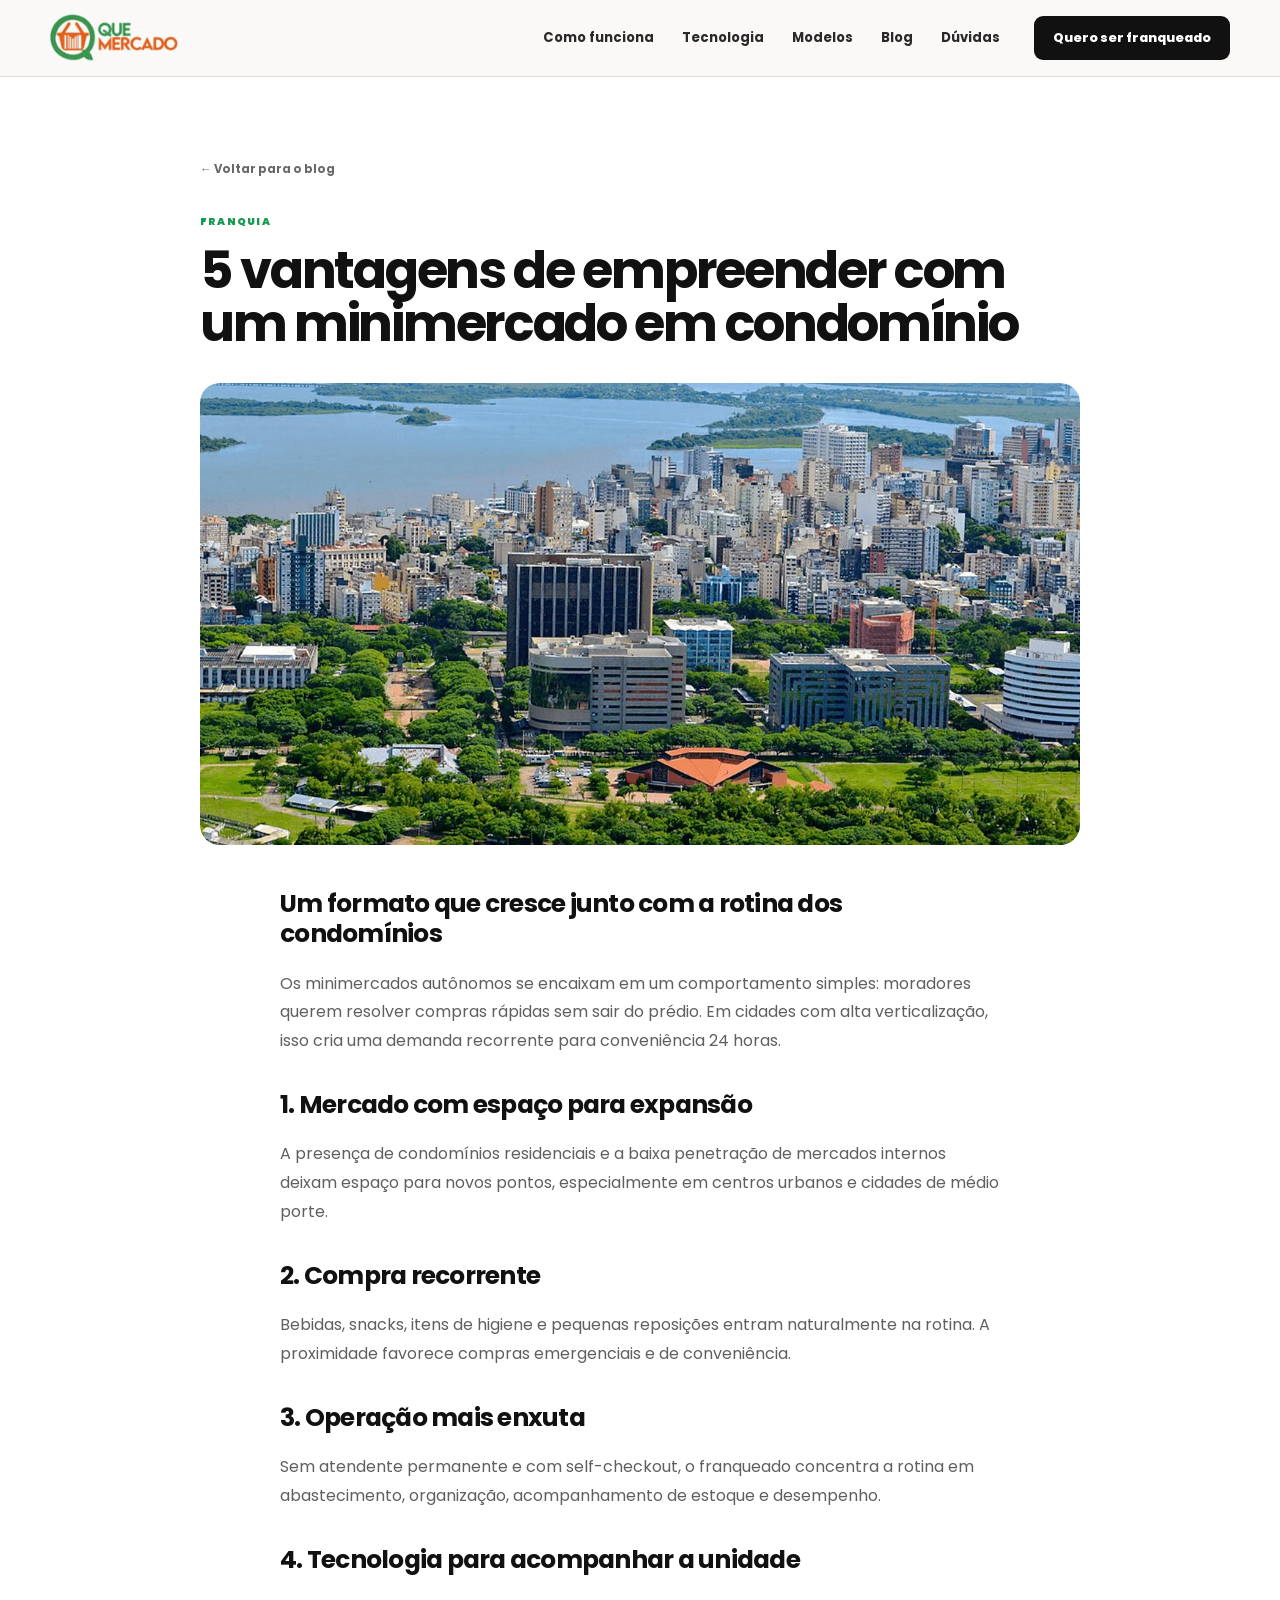
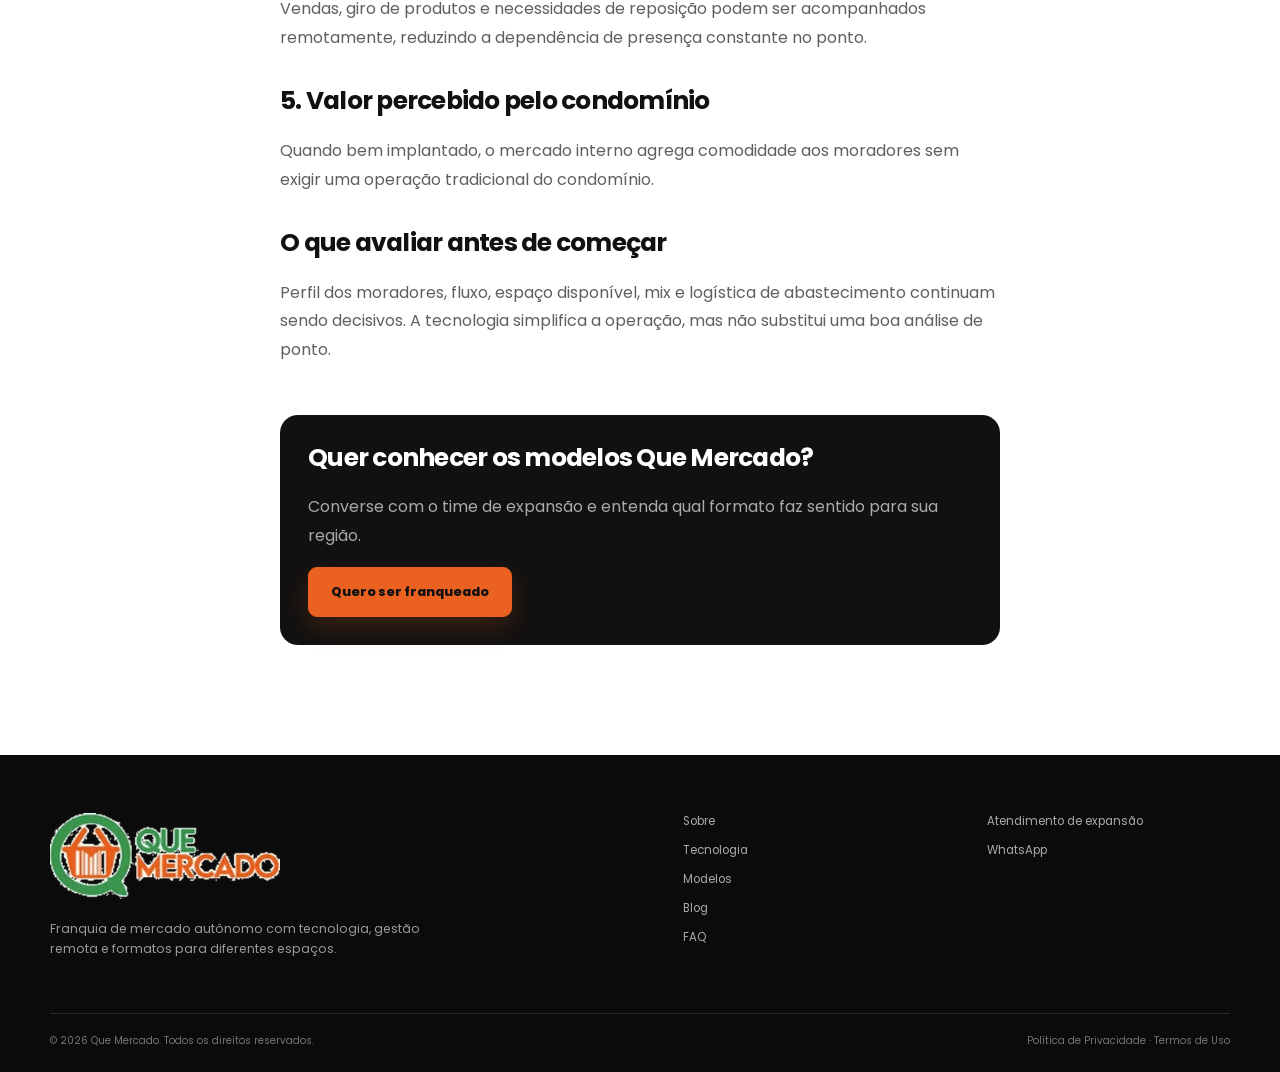
<file: artigo-condominio.html>
<!doctype html><html lang="pt-BR"><head><meta charset="UTF-8"><meta name="viewport" content="width=device-width,initial-scale=1.0"><meta name="theme-color" content="#0b0b0b"><link rel="preconnect" href="https://fonts.googleapis.com"><link rel="preconnect" href="https://fonts.gstatic.com" crossorigin><link href="https://fonts.googleapis.com/css2?family=Poppins:wght@400;500;600;700;800&display=swap" rel="stylesheet"><link rel="stylesheet" href="styles.css"><title>5 vantagens de empreender com um minimercado em condomínio | Que Mercado</title></head><body><header class="site-header" id="topo">
  <div class="container nav-wrap">
    <a class="brand" href="index.html" aria-label="Que Mercado"><img src="assets/que-mercado-logo.png" alt="Que Mercado"></a>
    <nav class="desktop-nav" aria-label="Navegação principal">
      <a href="index.html#como-funciona">Como funciona</a>
      <a href="index.html#tecnologia">Tecnologia</a>
      <a href="index.html#modelos">Modelos</a>
      <a href="blog.html">Blog</a>
      <a href="index.html#faq">Dúvidas</a>
    </nav>
    <a class="btn btn-sm btn-dark header-cta" href="index.html#formulario">Quero ser franqueado</a>
    <button class="menu-toggle" aria-label="Abrir menu" aria-expanded="false"><span></span><span></span><span></span></button>
  </div>
  <div class="mobile-menu" aria-hidden="true">
    <a href="index.html#como-funciona">Como funciona</a><a href="index.html#tecnologia">Tecnologia</a><a href="index.html#modelos">Modelos</a><a href="blog.html">Blog</a><a href="index.html#faq">Dúvidas</a>
    <a class="btn btn-dark" href="index.html#formulario">Quero ser franqueado</a>
  </div>
</header><main class="article-page"><article><a class="back-link" href="blog.html">← Voltar para o blog</a><span class="article-cat">FRANQUIA</span><h1>5 vantagens de empreender com um minimercado em condomínio</h1><img class="article-cover" src="assets/blog-condominio.webp" alt="5 vantagens de empreender com um minimercado em condomínio"><div class="article-content"><section><h2>Um formato que cresce junto com a rotina dos condomínios</h2><p>Os minimercados autônomos se encaixam em um comportamento simples: moradores querem resolver compras rápidas sem sair do prédio. Em cidades com alta verticalização, isso cria uma demanda recorrente para conveniência 24 horas.</p></section><section><h2>1. Mercado com espaço para expansão</h2><p>A presença de condomínios residenciais e a baixa penetração de mercados internos deixam espaço para novos pontos, especialmente em centros urbanos e cidades de médio porte.</p></section><section><h2>2. Compra recorrente</h2><p>Bebidas, snacks, itens de higiene e pequenas reposições entram naturalmente na rotina. A proximidade favorece compras emergenciais e de conveniência.</p></section><section><h2>3. Operação mais enxuta</h2><p>Sem atendente permanente e com self-checkout, o franqueado concentra a rotina em abastecimento, organização, acompanhamento de estoque e desempenho.</p></section><section><h2>4. Tecnologia para acompanhar a unidade</h2><p>Vendas, giro de produtos e necessidades de reposição podem ser acompanhados remotamente, reduzindo a dependência de presença constante no ponto.</p></section><section><h2>5. Valor percebido pelo condomínio</h2><p>Quando bem implantado, o mercado interno agrega comodidade aos moradores sem exigir uma operação tradicional do condomínio.</p></section><section><h2>O que avaliar antes de começar</h2><p>Perfil dos moradores, fluxo, espaço disponível, mix e logística de abastecimento continuam sendo decisivos. A tecnologia simplifica a operação, mas não substitui uma boa análise de ponto.</p></section><div class="article-cta"><h2>Quer conhecer os modelos Que Mercado?</h2><p>Converse com o time de expansão e entenda qual formato faz sentido para sua região.</p><a class="btn btn-primary" href="index.html#formulario">Quero ser franqueado</a></div></div></article></main><footer class="site-footer">
  <div class="container footer-grid">
    <div><a class="brand footer-brand" href="index.html"><img src="assets/que-mercado-logo.png" alt="Que Mercado"></a><p>Franquia de mercado autônomo com tecnologia, gestão remota e formatos para diferentes espaços.</p></div>
    <div class="footer-links"><a href="index.html#sobre">Sobre</a><a href="index.html#tecnologia">Tecnologia</a><a href="index.html#modelos">Modelos</a><a href="blog.html">Blog</a><a href="index.html#faq">FAQ</a></div>
    <div class="footer-contact"><span>Atendimento de expansão</span><a class="whatsapp-link" href="#" target="_blank" rel="noopener">WhatsApp</a></div>
  </div>
  <div class="container footer-bottom"><span>© <span data-year></span> Que Mercado. Todos os direitos reservados.</span><span>Política de Privacidade · Termos de Uso</span></div>
</footer><script src="script.js"></script></body></html>
</file>
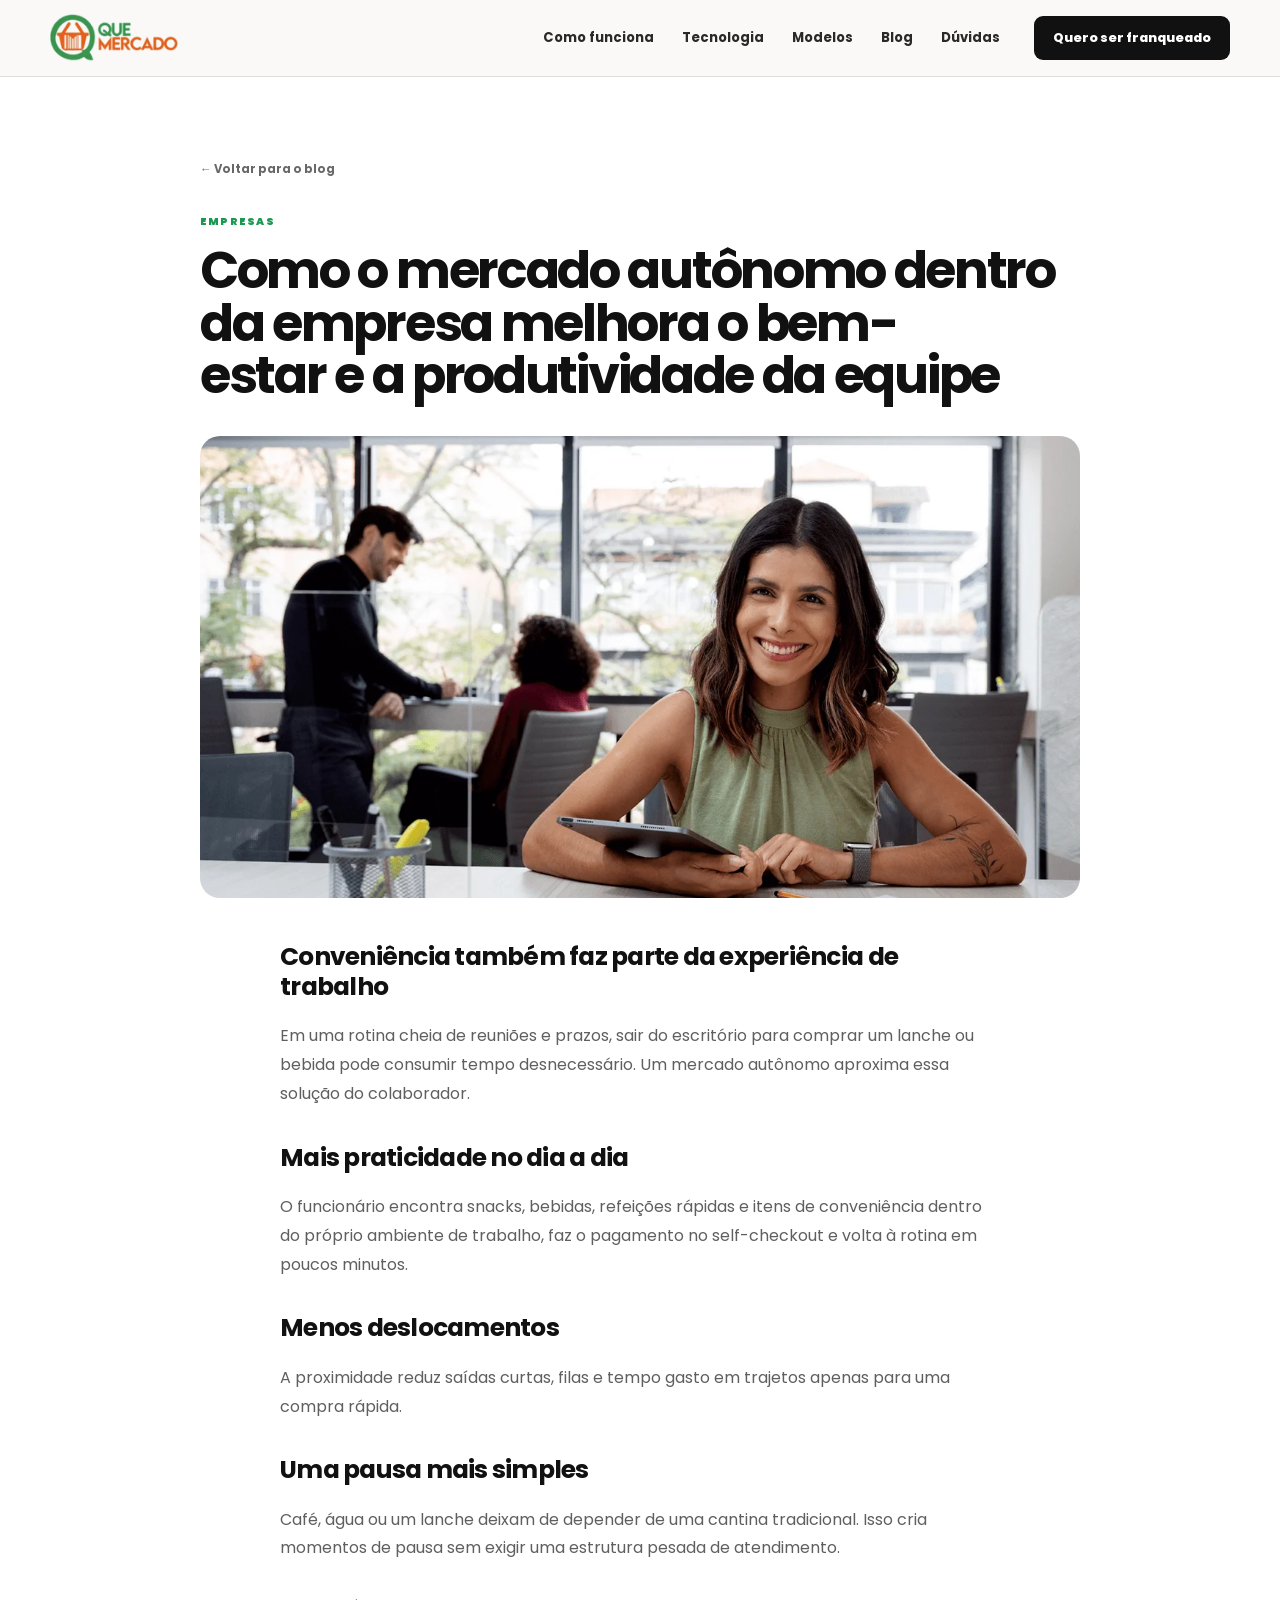
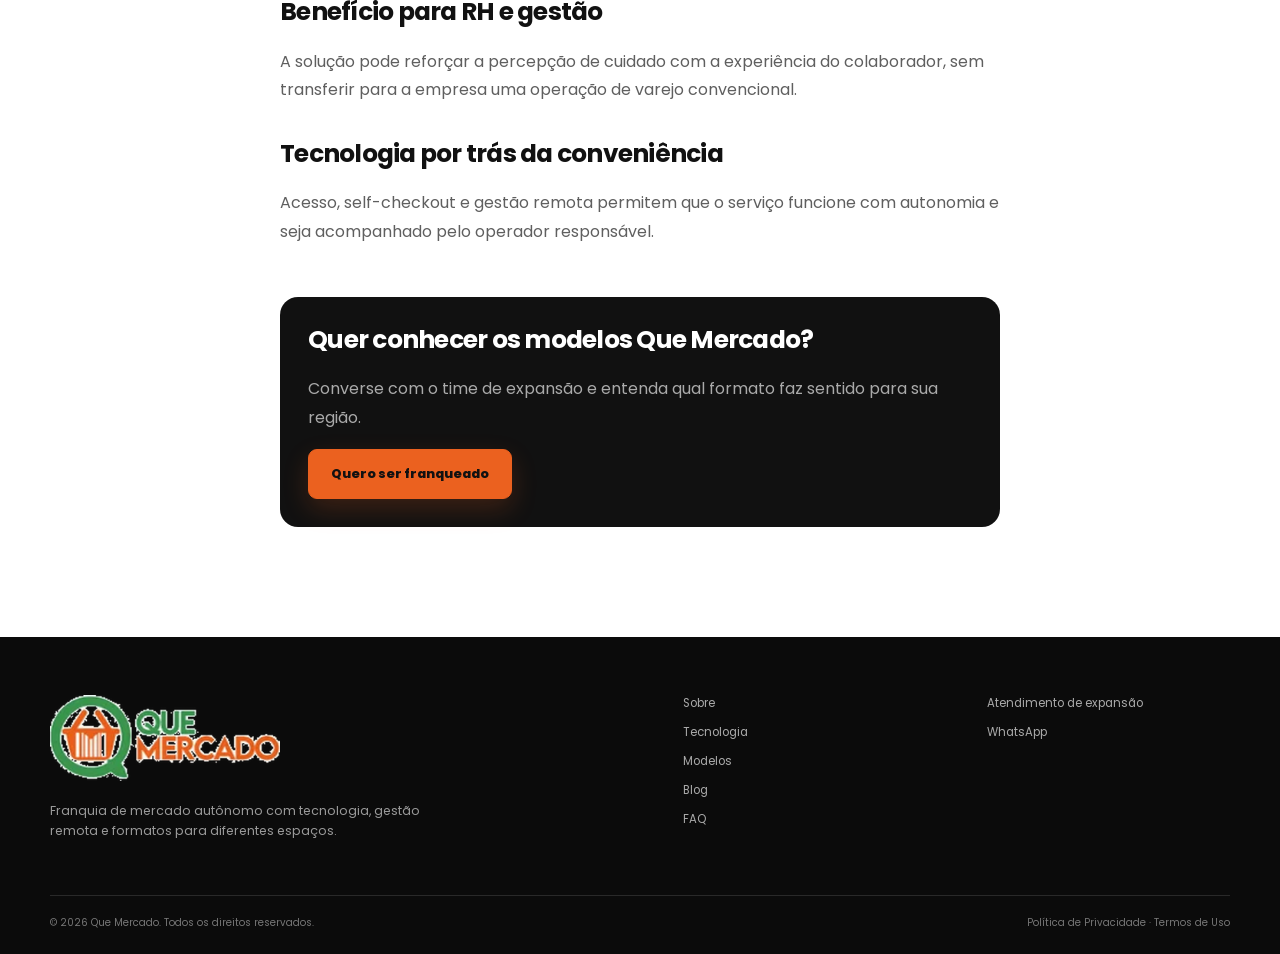
<file: artigo-empresa.html>
<!doctype html><html lang="pt-BR"><head><meta charset="UTF-8"><meta name="viewport" content="width=device-width,initial-scale=1.0"><meta name="theme-color" content="#0b0b0b"><link rel="preconnect" href="https://fonts.googleapis.com"><link rel="preconnect" href="https://fonts.gstatic.com" crossorigin><link href="https://fonts.googleapis.com/css2?family=Poppins:wght@400;500;600;700;800&display=swap" rel="stylesheet"><link rel="stylesheet" href="styles.css"><title>Como o mercado autônomo dentro da empresa melhora o bem-estar e a produtividade da equipe | Que Mercado</title></head><body><header class="site-header" id="topo">
  <div class="container nav-wrap">
    <a class="brand" href="index.html" aria-label="Que Mercado"><img src="assets/que-mercado-logo.png" alt="Que Mercado"></a>
    <nav class="desktop-nav" aria-label="Navegação principal">
      <a href="index.html#como-funciona">Como funciona</a>
      <a href="index.html#tecnologia">Tecnologia</a>
      <a href="index.html#modelos">Modelos</a>
      <a href="blog.html">Blog</a>
      <a href="index.html#faq">Dúvidas</a>
    </nav>
    <a class="btn btn-sm btn-dark header-cta" href="index.html#formulario">Quero ser franqueado</a>
    <button class="menu-toggle" aria-label="Abrir menu" aria-expanded="false"><span></span><span></span><span></span></button>
  </div>
  <div class="mobile-menu" aria-hidden="true">
    <a href="index.html#como-funciona">Como funciona</a><a href="index.html#tecnologia">Tecnologia</a><a href="index.html#modelos">Modelos</a><a href="blog.html">Blog</a><a href="index.html#faq">Dúvidas</a>
    <a class="btn btn-dark" href="index.html#formulario">Quero ser franqueado</a>
  </div>
</header><main class="article-page"><article><a class="back-link" href="blog.html">← Voltar para o blog</a><span class="article-cat">EMPRESAS</span><h1>Como o mercado autônomo dentro da empresa melhora o bem-estar e a produtividade da equipe</h1><img class="article-cover" src="assets/blog-empresa.webp" alt="Como o mercado autônomo dentro da empresa melhora o bem-estar e a produtividade da equipe"><div class="article-content"><section><h2>Conveniência também faz parte da experiência de trabalho</h2><p>Em uma rotina cheia de reuniões e prazos, sair do escritório para comprar um lanche ou bebida pode consumir tempo desnecessário. Um mercado autônomo aproxima essa solução do colaborador.</p></section><section><h2>Mais praticidade no dia a dia</h2><p>O funcionário encontra snacks, bebidas, refeições rápidas e itens de conveniência dentro do próprio ambiente de trabalho, faz o pagamento no self-checkout e volta à rotina em poucos minutos.</p></section><section><h2>Menos deslocamentos</h2><p>A proximidade reduz saídas curtas, filas e tempo gasto em trajetos apenas para uma compra rápida.</p></section><section><h2>Uma pausa mais simples</h2><p>Café, água ou um lanche deixam de depender de uma cantina tradicional. Isso cria momentos de pausa sem exigir uma estrutura pesada de atendimento.</p></section><section><h2>Benefício para RH e gestão</h2><p>A solução pode reforçar a percepção de cuidado com a experiência do colaborador, sem transferir para a empresa uma operação de varejo convencional.</p></section><section><h2>Tecnologia por trás da conveniência</h2><p>Acesso, self-checkout e gestão remota permitem que o serviço funcione com autonomia e seja acompanhado pelo operador responsável.</p></section><div class="article-cta"><h2>Quer conhecer os modelos Que Mercado?</h2><p>Converse com o time de expansão e entenda qual formato faz sentido para sua região.</p><a class="btn btn-primary" href="index.html#formulario">Quero ser franqueado</a></div></div></article></main><footer class="site-footer">
  <div class="container footer-grid">
    <div><a class="brand footer-brand" href="index.html"><img src="assets/que-mercado-logo.png" alt="Que Mercado"></a><p>Franquia de mercado autônomo com tecnologia, gestão remota e formatos para diferentes espaços.</p></div>
    <div class="footer-links"><a href="index.html#sobre">Sobre</a><a href="index.html#tecnologia">Tecnologia</a><a href="index.html#modelos">Modelos</a><a href="blog.html">Blog</a><a href="index.html#faq">FAQ</a></div>
    <div class="footer-contact"><span>Atendimento de expansão</span><a class="whatsapp-link" href="#" target="_blank" rel="noopener">WhatsApp</a></div>
  </div>
  <div class="container footer-bottom"><span>© <span data-year></span> Que Mercado. Todos os direitos reservados.</span><span>Política de Privacidade · Termos de Uso</span></div>
</footer><script src="script.js"></script></body></html>
</file>
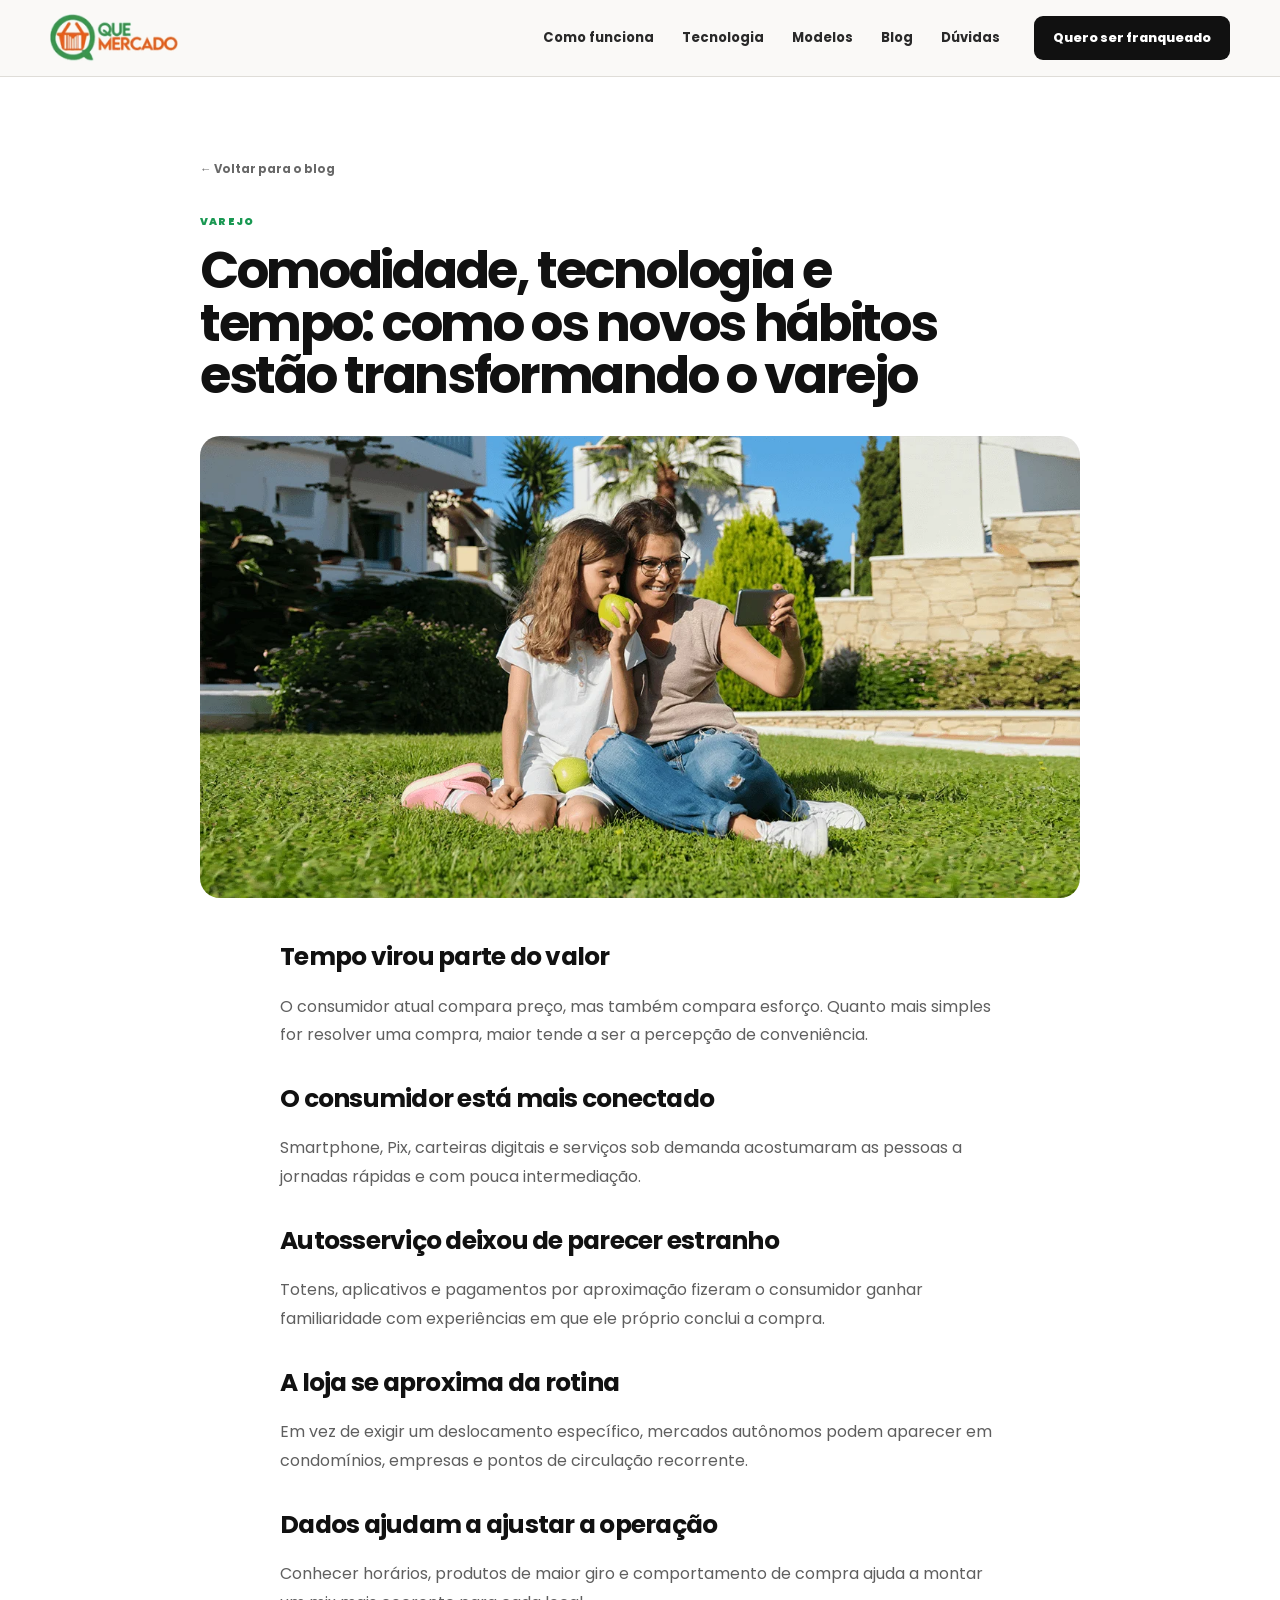
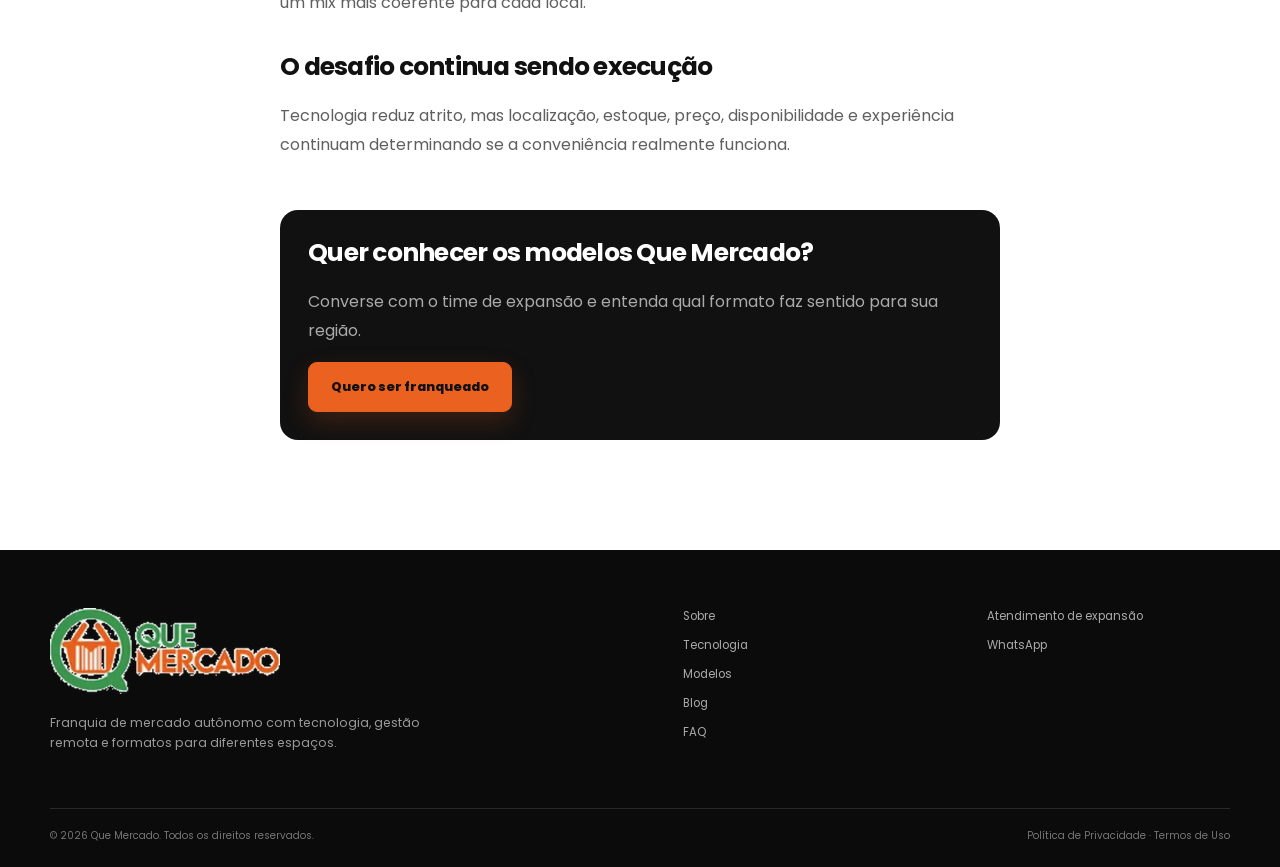
<file: artigo-habitos.html>
<!doctype html><html lang="pt-BR"><head><meta charset="UTF-8"><meta name="viewport" content="width=device-width,initial-scale=1.0"><meta name="theme-color" content="#0b0b0b"><link rel="preconnect" href="https://fonts.googleapis.com"><link rel="preconnect" href="https://fonts.gstatic.com" crossorigin><link href="https://fonts.googleapis.com/css2?family=Poppins:wght@400;500;600;700;800&display=swap" rel="stylesheet"><link rel="stylesheet" href="styles.css"><title>Comodidade, tecnologia e tempo: como os novos hábitos estão transformando o varejo | Que Mercado</title></head><body><header class="site-header" id="topo">
  <div class="container nav-wrap">
    <a class="brand" href="index.html" aria-label="Que Mercado"><img src="assets/que-mercado-logo.png" alt="Que Mercado"></a>
    <nav class="desktop-nav" aria-label="Navegação principal">
      <a href="index.html#como-funciona">Como funciona</a>
      <a href="index.html#tecnologia">Tecnologia</a>
      <a href="index.html#modelos">Modelos</a>
      <a href="blog.html">Blog</a>
      <a href="index.html#faq">Dúvidas</a>
    </nav>
    <a class="btn btn-sm btn-dark header-cta" href="index.html#formulario">Quero ser franqueado</a>
    <button class="menu-toggle" aria-label="Abrir menu" aria-expanded="false"><span></span><span></span><span></span></button>
  </div>
  <div class="mobile-menu" aria-hidden="true">
    <a href="index.html#como-funciona">Como funciona</a><a href="index.html#tecnologia">Tecnologia</a><a href="index.html#modelos">Modelos</a><a href="blog.html">Blog</a><a href="index.html#faq">Dúvidas</a>
    <a class="btn btn-dark" href="index.html#formulario">Quero ser franqueado</a>
  </div>
</header><main class="article-page"><article><a class="back-link" href="blog.html">← Voltar para o blog</a><span class="article-cat">VAREJO</span><h1>Comodidade, tecnologia e tempo: como os novos hábitos estão transformando o varejo</h1><img class="article-cover" src="assets/blog-habitos.webp" alt="Comodidade, tecnologia e tempo: como os novos hábitos estão transformando o varejo"><div class="article-content"><section><h2>Tempo virou parte do valor</h2><p>O consumidor atual compara preço, mas também compara esforço. Quanto mais simples for resolver uma compra, maior tende a ser a percepção de conveniência.</p></section><section><h2>O consumidor está mais conectado</h2><p>Smartphone, Pix, carteiras digitais e serviços sob demanda acostumaram as pessoas a jornadas rápidas e com pouca intermediação.</p></section><section><h2>Autosserviço deixou de parecer estranho</h2><p>Totens, aplicativos e pagamentos por aproximação fizeram o consumidor ganhar familiaridade com experiências em que ele próprio conclui a compra.</p></section><section><h2>A loja se aproxima da rotina</h2><p>Em vez de exigir um deslocamento específico, mercados autônomos podem aparecer em condomínios, empresas e pontos de circulação recorrente.</p></section><section><h2>Dados ajudam a ajustar a operação</h2><p>Conhecer horários, produtos de maior giro e comportamento de compra ajuda a montar um mix mais coerente para cada local.</p></section><section><h2>O desafio continua sendo execução</h2><p>Tecnologia reduz atrito, mas localização, estoque, preço, disponibilidade e experiência continuam determinando se a conveniência realmente funciona.</p></section><div class="article-cta"><h2>Quer conhecer os modelos Que Mercado?</h2><p>Converse com o time de expansão e entenda qual formato faz sentido para sua região.</p><a class="btn btn-primary" href="index.html#formulario">Quero ser franqueado</a></div></div></article></main><footer class="site-footer">
  <div class="container footer-grid">
    <div><a class="brand footer-brand" href="index.html"><img src="assets/que-mercado-logo.png" alt="Que Mercado"></a><p>Franquia de mercado autônomo com tecnologia, gestão remota e formatos para diferentes espaços.</p></div>
    <div class="footer-links"><a href="index.html#sobre">Sobre</a><a href="index.html#tecnologia">Tecnologia</a><a href="index.html#modelos">Modelos</a><a href="blog.html">Blog</a><a href="index.html#faq">FAQ</a></div>
    <div class="footer-contact"><span>Atendimento de expansão</span><a class="whatsapp-link" href="#" target="_blank" rel="noopener">WhatsApp</a></div>
  </div>
  <div class="container footer-bottom"><span>© <span data-year></span> Que Mercado. Todos os direitos reservados.</span><span>Política de Privacidade · Termos de Uso</span></div>
</footer><script src="script.js"></script></body></html>
</file>
<file: styles.css>
:root {
  --black: #0b0b0b;
  --black2: #151515;
  --deep: #199852;
  --green: #199852;
  --green2: #199852;
  --orange: #eb611f;
  --paper: #f6f4f0;
  --white: #fff;
  --ink: #111111;
  --muted: #686868;
  --line: #dfddd8;
  --radius: 22px;
  --shadow: 0 24px 70px rgba(17, 17, 17, 0.08);
}
* {
  box-sizing: border-box;
}
html {
  scroll-behavior: smooth;
  background: var(--black);
}
body {
  margin: 0;
  font-family: Poppins, Arial, sans-serif;
  color: var(--ink);
  background: var(--paper);
  font-size: 16px;
  overflow-x: hidden;
}
img {
  max-width: 100%;
  display: block;
}
a {
  color: inherit;
  text-decoration: none;
}
button,
input,
select,
textarea {
  font: inherit;
}
.container {
  width: min(1180px, calc(100% - 40px));
  margin: auto;
}
.section-pad {
  padding: 92px 0;
}
.white {
  background: #fff;
}
.site-header {
  position: relative;
  z-index: 10;
  background: #faf9f7;
  border-bottom: 1px solid var(--line);
}
.nav-wrap {
  height: 76px;
  display: flex;
  align-items: center;
  gap: 34px;
}
.brand img {
  height: 42px;
  width: auto;
  object-fit: contain;
}
.site-header .brand {
  display: flex;
  width: 128px;
  height: 48px;
  align-items: center;
  flex: 0 0 128px;
}
.site-header .brand img {
  width: 100%;
  height: auto;
  max-height: 48px;
  object-fit: contain;
}
.desktop-nav {
  margin-left: auto;
  display: flex;
  gap: 28px;
  align-items: center;
}
.desktop-nav a {
  font-size: 0.82rem;
  font-weight: 700;
  color: #292929;
}
.desktop-nav a:hover {
  color: var(--deep);
}
.menu-toggle {
  display: none;
  margin-left: auto;
  border: 0;
  background: none;
  width: 42px;
  height: 42px;
  padding: 8px;
}
.menu-toggle span {
  display: block;
  height: 2px;
  background: #111111;
  margin: 6px 0;
}
.mobile-menu {
  display: none;
}
.btn {
  display: inline-flex;
  align-items: center;
  justify-content: center;
  min-height: 50px;
  padding: 0 22px;
  border-radius: 9px;
  border: 1px solid transparent;
  font-weight: 800;
  font-size: 0.8rem;
  cursor: pointer;
  transition: 0.22s;
}
.btn:hover {
  transform: translateY(-2px);
}
.btn-sm {
  min-height: 44px;
  padding: 0 18px;
}
.btn-primary {
  background: var(--orange);
  color: #111;
  border-color: var(--orange);
  box-shadow: 0 10px 26px rgba(235, 97, 31, 0.2);
}
.btn-primary:hover {
  filter: brightness(0.96);
  box-shadow: 0 14px 34px rgba(235, 97, 31, 0.28);
}
.btn-dark {
  background: #111111;
  color: #fff;
}
.btn-ghost-dark {
  background: rgba(255, 255, 255, 0.04);
  border-color: rgba(255, 255, 255, 0.16);
  color: #fff;
}
.btn-outline-light {
  border-color: rgba(255, 255, 255, 0.25);
  color: #fff;
  background: transparent;
}
.btn-full {
  width: 100%;
}
.hero {
  position: relative;
  overflow: hidden;
  background: #f6f4f0;
  color: var(--ink);
  padding: 64px 0 74px;
  min-height: 660px;
  display: flex;
  align-items: center;
}
.hero::before {
  content: "";
  position: absolute;
  inset: 0 0 auto;
  height: 6px;
  background: linear-gradient(90deg, var(--green) 0 58%, var(--orange) 58% 100%);
}
.hero::after {
  content: "";
  position: absolute;
  width: 44vw;
  min-width: 420px;
  height: 210px;
  left: -8vw;
  bottom: -34px;
  opacity: 0.5;
  background: repeating-linear-gradient(
    to bottom,
    rgba(25, 152, 82, 0.14) 0 2px,
    transparent 2px 13px
  );
  mask-image: linear-gradient(90deg, transparent, #000 22%, transparent 86%);
  animation: hero-barcode 11s linear infinite;
  pointer-events: none;
}
.hero-grid {
  position: relative;
  z-index: 1;
  display: grid;
  grid-template-columns: 1fr 1.08fr;
  gap: clamp(42px, 5.5vw, 76px);
  align-items: center;
}
.hero h1 {
  font-size: clamp(3rem, 4.2vw, 3.85rem);
  line-height: 0.98;
  letter-spacing: -0.06em;
  margin: 0;
  max-width: none;
}
.hero-line {
  display: block;
  width: max-content;
  max-width: 100%;
  white-space: nowrap;
  opacity: 0;
  animation: hero-line-in 0.75s cubic-bezier(0.2, 0.75, 0.25, 1) forwards;
}
.hero-line:nth-child(2) {
  animation-delay: 0.1s;
}
.hero-line:nth-child(3) {
  animation-delay: 0.2s;
}
.hero h1 .hero-highlight {
  color: var(--orange);
}
.hero-copy p {
  max-width: 560px;
  color: var(--muted);
  line-height: 1.7;
  margin: 28px 0;
  opacity: 0;
  animation: hero-content-in 0.7s ease 0.3s forwards;
}
.hero-actions {
  display: flex;
  gap: 10px;
  flex-wrap: wrap;
  opacity: 0;
  animation: hero-content-in 0.7s ease 0.4s forwards;
}
.hero .btn-ghost-dark {
  color: var(--ink);
  border-color: var(--ink);
  background: transparent;
}
.hero .btn-ghost-dark:hover {
  color: #fff;
  background: var(--ink);
}
.hero-photo-frame {
  position: relative;
  border-radius: 36px 36px 12px 36px;
  overflow: hidden;
  border: 0;
  box-shadow: 0 34px 80px rgba(17, 17, 17, 0.18);
  z-index: 2;
  animation: hero-float 7s ease-in-out 1s infinite;
}
.hero-photo-frame > img {
  aspect-ratio: 1.18/1;
  object-fit: cover;
}
.hero-photo-wrap {
  position: relative;
  opacity: 0;
  animation: hero-visual-in 0.9s cubic-bezier(0.2, 0.75, 0.25, 1) 0.15s forwards;
}
.hero-photo-wrap::before {
  content: "";
  position: absolute;
  width: 86px;
  height: 86px;
  right: -18px;
  top: -18px;
  border-radius: 24px 24px 4px 24px;
  background: var(--orange);
  z-index: 1;
  animation: hero-corner-pulse 4.5s ease-in-out infinite;
}
.hero-photo-wrap::after {
  content: "";
  position: absolute;
  width: 132px;
  height: 132px;
  left: -52px;
  bottom: 10px;
  border-radius: 50%;
  background: conic-gradient(
    var(--green) 0 24%,
    transparent 24% 54%,
    var(--orange) 54% 69%,
    transparent 69% 100%
  );
  mask: radial-gradient(circle, transparent 58%, #000 59% 66%, transparent 67%);
  animation: hero-orbit 12s linear infinite;
  z-index: 0;
}
.hero-photo-caption {
  position: relative;
  width: calc(100% - 48px);
  margin: -34px 0 0 24px;
  padding: 20px 24px;
  background: #0b0b0b;
  color: #fff;
  border-radius: 16px;
  display: grid;
  grid-template-columns: auto 66px minmax(0, 1fr);
  align-items: center;
  gap: 18px;
  box-shadow: 0 18px 40px rgba(17, 17, 17, 0.22);
  z-index: 3;
  overflow: hidden;
}
.hero-photo-caption::after {
  content: "";
  position: absolute;
  inset: 0 auto 0 -28%;
  width: 22%;
  background: linear-gradient(90deg, transparent, rgba(25, 152, 82, 0.24), transparent);
  transform: skewX(-18deg);
  animation: hero-caption-scan 4.8s ease-in-out 1.2s infinite;
}
.hero-photo-caption span {
  color: var(--orange);
  font-size: 0.58rem;
  font-weight: 900;
  letter-spacing: 0.13em;
  white-space: nowrap;
}
.hero-photo-caption strong {
  max-width: 23ch;
  font-size: 0.8rem;
  line-height: 1.35;
}
.hero-barcode-scan {
  position: relative;
  width: 66px;
  height: 34px;
  justify-self: center;
  border: 1px solid rgba(255, 255, 255, 0.13);
  border-radius: 5px;
  overflow: hidden;
  opacity: 0;
  transform: scaleX(0.82);
  background:
    repeating-linear-gradient(
      90deg,
      #fff 0 2px,
      transparent 2px 5px,
      #fff 5px 6px,
      transparent 6px 9px,
      #fff 9px 13px,
      transparent 13px 16px
    );
  background-origin: content-box;
  background-clip: content-box;
  padding: 6px 8px;
  animation: barcode-presence 4.4s ease-in-out 0.9s infinite;
}
.hero-barcode-scan::before {
  content: "";
  position: absolute;
  top: 3px;
  bottom: 3px;
  left: -5px;
  width: 3px;
  border-radius: 99px;
  background: var(--orange);
  box-shadow: 0 0 10px rgba(235, 97, 31, 0.95);
  animation: barcode-reader 4.4s ease-in-out 0.9s infinite;
}
.hero-barcode-scan::after {
  content: "";
  position: absolute;
  width: 5px;
  height: 5px;
  right: 3px;
  top: 3px;
  border-radius: 50%;
  background: var(--green);
  box-shadow: 0 0 8px rgba(25, 152, 82, 0.9);
  animation: barcode-bip 4.4s ease-in-out 0.9s infinite;
}
@keyframes hero-line-in {
  from {
    opacity: 0;
    transform: translateY(26px);
    filter: blur(5px);
  }
  to {
    opacity: 1;
    transform: translateY(0);
    filter: blur(0);
  }
}
@keyframes hero-content-in {
  from { opacity: 0; transform: translateY(16px); }
  to { opacity: 1; transform: translateY(0); }
}
@keyframes hero-visual-in {
  from { opacity: 0; transform: translateX(34px) scale(0.97); }
  to { opacity: 1; transform: translateX(0) scale(1); }
}
@keyframes hero-float {
  0%, 100% { transform: translateY(0); }
  50% { transform: translateY(-7px); }
}
@keyframes hero-corner-pulse {
  0%, 100% { transform: scale(1); }
  50% { transform: scale(0.9); }
}
@keyframes hero-orbit {
  to { transform: rotate(360deg); }
}
@keyframes hero-barcode {
  to { background-position-y: 130px; }
}
@keyframes hero-caption-scan {
  0%, 42% { left: -28%; }
  75%, 100% { left: 112%; }
}
@keyframes barcode-presence {
  0%, 12%, 76%, 100% { opacity: 0; transform: scaleX(0.82); }
  20%, 66% { opacity: 0.82; transform: scaleX(1); }
}
@keyframes barcode-reader {
  0%, 19% { left: -5px; opacity: 0; }
  24% { opacity: 1; }
  58% { left: calc(100% + 2px); opacity: 1; }
  64%, 100% { left: calc(100% + 2px); opacity: 0; }
}
@keyframes barcode-bip {
  0%, 54%, 60%, 100% { opacity: 0.25; transform: scale(0.7); }
  57% { opacity: 1; transform: scale(1.65); }
}
.brands-section {
  position: relative;
  background: #fff;
  padding: 72px 0 68px;
  overflow: hidden;
}
.brands-section::after {
  content: "";
  position: absolute;
  inset: auto 0 0;
  height: 6px;
  background: linear-gradient(90deg, var(--green) 0 58%, var(--orange) 58% 100%);
}
.brands-heading {
  display: grid;
  grid-template-columns: 1.2fr 0.8fr;
  gap: 50px;
  align-items: end;
  margin-bottom: 34px;
}
.brands-heading h2,
.split-section h2 {
  font-size: clamp(2.15rem, 3vw, 3.05rem);
  line-height: 1.08;
  letter-spacing: -0.04em;
  margin: 0;
  max-width: 18ch;
}
.brands-heading p {
  color: var(--muted);
  line-height: 1.6;
  max-width: 480px;
}
.logo-marquee {
  overflow: hidden;
}
.logo-track {
  display: flex;
  gap: 12px;
  width: max-content;
  animation: marquee 32s linear infinite;
}
.logo-chip {
  width: 160px;
  height: 88px;
  background: #f8f7f4;
  border: 1px solid var(--line);
  border-radius: 14px;
  display: grid;
  place-items: center;
  padding: 18px;
}
.logo-chip img {
  max-height: 48px;
  max-width: 120px;
  object-fit: contain;
}
@keyframes marquee {
  to {
    transform: translateX(-50%);
  }
}
.split-section {
  display: grid;
  grid-template-columns: 0.8fr 1.2fr;
  gap: 80px;
  align-items: start;
}
.about-section {
  position: relative;
  overflow: hidden;
}
.section-text {
  max-width: 700px;
}
.section-text p {
  color: var(--muted);
  line-height: 1.75;
  margin: 0 0 20px;
}
.section-heading {
  margin-bottom: 40px;
}
.section-heading.centered {
  text-align: center;
  max-width: 900px;
  margin: 0 auto 42px;
}
.section-heading h2 {
  font-size: clamp(2.2rem, 3.35vw, 3.55rem);
  line-height: 1.06;
  letter-spacing: -0.042em;
  margin: 0;
  text-wrap: balance;
}
.section-heading.centered h2 {
  max-width: 22ch;
  margin-inline: auto;
}
.section-heading p {
  color: var(--muted);
  line-height: 1.65;
  margin: 18px auto 0;
  max-width: 720px;
}
.compare-section {
  background: #f6f4f0;
}
.scroll-compare {
  display: grid;
  grid-template-columns: 1fr 1fr;
  gap: 16px;
  max-width: 980px;
  margin: auto;
}
.compare-col {
  padding: 30px;
  border-radius: 22px;
  border: 1px solid var(--line);
  min-height: 530px;
}
.compare-col.retail {
  background: #fff;
}
.compare-col.qm {
  background: #0b0b0b;
  color: #fff;
  border-color: #199852;
}
.compare-kicker {
  font-size: 0.63rem;
  letter-spacing: 0.16em;
  font-weight: 900;
  color: #686868;
}
.qm .compare-kicker {
  color: var(--green);
}
.compare-col h3 {
  font-size: 2rem;
  line-height: 1.05;
  letter-spacing: -0.04em;
  margin: 18px 0 26px;
}
.compare-list {
  list-style: none;
  margin: 0;
  padding: 0;
  display: grid;
  gap: 8px;
}
.compare-list li {
  min-height: 66px;
  display: grid;
  align-items: center;
  gap: 12px;
  border-bottom: 1px solid rgba(120, 120, 120, 0.13);
}
.strike-list li {
  grid-template-columns: 28px 1fr;
  color: #666666;
  transition: opacity 0.55s ease;
}
.gain-list li {
  grid-template-columns: 34px 1fr;
  opacity: 0.24;
  transform: translateY(7px);
  transition:
    opacity 0.55s ease,
    transform 0.55s ease;
}
.gain-list li div {
  display: grid;
  gap: 3px;
}
.gain-list strong {
  font-size: 0.84rem;
}
.gain-list small {
  color: #999999;
  font-size: 0.68rem;
  line-height: 1.4;
}
.square {
  width: 24px;
  height: 24px;
  border-radius: 7px;
  border: 1px solid #dddddd;
  display: grid;
  place-items: center;
  font-weight: 900;
  color: transparent;
  transition:
    background-color 0.32s ease,
    border-color 0.32s ease,
    color 0.32s ease,
    transform 0.32s ease;
}
.gain-list .square {
  width: 30px;
  height: 30px;
  border-color: rgba(25, 152, 82, 0.1);
}
.strike-list li.done {
  opacity: 0.48;
}
.strike-list li.done .square,
.gain-list li.on .square {
  background: var(--green);
  border-color: var(--green);
  color: #111111;
  animation: compare-check 0.5s ease both;
}
.strike-list li.done > span:last-child {
  text-decoration: line-through;
  text-decoration-thickness: 2px;
}
.gain-list li.on {
  opacity: 1;
  transform: translateY(0);
}
@keyframes compare-check {
  0% {
    transform: scale(0.78);
  }
  65% {
    transform: scale(1.08);
  }
  100% {
    transform: scale(1);
  }
}
@media (prefers-reduced-motion: reduce) {
  .strike-list li,
  .gain-list li,
  .square {
    transition: none;
  }
  .strike-list li.done .square,
  .gain-list li.on .square {
    animation: none;
  }
}
.compare-ending {
  max-width: 980px;
  margin: 16px auto 0;
  background: var(--green);
  border-radius: 16px;
  padding: 22px;
  display: grid;
  grid-template-columns: auto 1fr auto;
  gap: 18px;
  align-items: center;
}
.compare-ending strong {
  font-size: 1.55rem;
  letter-spacing: -0.04em;
}
.compare-ending span {
  font-size: 0.75rem;
  color: #222222;
}
.tech-section,
.how-section,
.lead-section {
  background: var(--black);
  color: #fff;
}
.dark-heading h2 {
  color: #fff;
}
.dark-heading p {
  color: #aaaaaa;
}
.tech-showcase {
  display: grid;
  grid-template-columns: 1.2fr 0.8fr;
  gap: 14px;
}
.tech-photo-card,
.tech-phone-card {
  position: relative;
  border-radius: 22px;
  overflow: hidden;
  border: 1px solid rgba(25, 152, 82, 0.13);
  background: #111111;
}
.tech-photo-card img {
  width: 100%;
  height: 420px;
  object-fit: cover;
}
.tech-phone-card {
  background: #cccccc;
  display: grid;
  place-items: center;
}
.tech-phone-card img {
  height: 420px;
  object-fit: contain;
}
.photo-caption {
  position: absolute;
  left: 14px;
  right: 14px;
  bottom: 14px;
  border-radius: 12px;
  background: rgba(11, 11, 11, 0.86);
  backdrop-filter: blur(12px);
  padding: 13px 15px;
  display: grid;
}
.photo-caption strong {
  font-size: 0.82rem;
}
.photo-caption span {
  font-size: 0.7rem;
  color: #aaaaaa;
}
.tech-rotator {
  position: relative;
  display: grid;
  grid-template-columns: 0.68fr 1.32fr;
  gap: 14px;
  margin-top: 18px;
}
.tech-nav {
  display: grid;
  gap: 7px;
}
.tech-tab {
  min-height: 52px;
  border: 1px solid rgba(255, 255, 255, 0.08);
  background: #151515;
  color: #aaaaaa;
  border-radius: 11px;
  text-align: left;
  padding: 0 14px;
  font-weight: 700;
  font-size: 0.78rem;
  cursor: pointer;
}
.tech-tab span {
  display: inline-grid;
  place-items: center;
  width: 28px;
  height: 28px;
  border-radius: 7px;
  background: #1b1b1b;
  margin-right: 10px;
  font-size: 0.62rem;
}
.tech-tab.active {
  color: #111;
  border-color: rgba(25, 152, 82, 0.45);
  background: #199852;
}
.tech-tab.active span {
  background: var(--orange);
  color: #111;
}
.tech-stage {
  position: relative;
  min-height: 355px;
  border-radius: 20px;
  border: 1px solid rgba(25, 152, 82, 0.18);
  padding: 32px;
  display: flex;
  flex-direction: column;
  justify-content: flex-end;
  background: radial-gradient(
      circle at 90% 20%,
      rgba(25, 152, 82, 0.12),
      transparent 32%
    ),
    #111111;
  overflow: hidden;
}
.tech-stage.is-dragging,
.tech-nav.is-dragging {
  user-select: none;
}
.tech-progress {
  position: absolute;
  left: 0;
  right: 0;
  top: 0;
  height: 3px;
  background: rgba(255, 255, 255, 0.06);
}
.tech-progress span {
  display: block;
  width: 0;
  height: 100%;
  background: var(--green);
}
.tech-progress span.running {
  animation: timer 5s linear forwards;
}
@keyframes timer {
  to {
    width: 100%;
  }
}
.tech-count {
  position: absolute;
  top: 20px;
  right: 22px;
  color: #777777;
  font-size: 0.68rem;
  font-weight: 800;
}
.tech-icon {
  width: 58px;
  height: 58px;
  border-radius: 16px;
  background: var(--green);
  color: #111111;
  display: grid;
  place-items: center;
  font-size: 1.6rem;
  font-weight: 900;
  margin-bottom: 22px;
}
.tech-stage h3 {
  font-size: 2.3rem;
  letter-spacing: -0.045em;
  margin: 0 0 8px;
}
.tech-stage p {
  color: #999999;
  max-width: 620px;
  margin: 0;
  line-height: 1.55;
}
.tech-tags {
  display: flex;
  gap: 7px;
  flex-wrap: wrap;
  margin-top: 18px;
}
.tech-tags span {
  border: 1px solid rgba(25, 152, 82, 0.25);
  color: var(--green);
  font-size: 0.58rem;
  font-weight: 800;
  padding: 6px 8px;
  border-radius: 999px;
}
.section-action {
  display: flex;
  justify-content: center;
  margin-top: 24px;
}
.how-section {
  background: #0b0b0b;
}
.steps-head {
  display: none;
}
.steps-grid {
  display: grid;
  grid-template-columns: repeat(4, 1fr);
  gap: 14px;
}
.step-card {
  min-height: 250px;
  background: #151515;
  border: 1px solid rgba(25, 152, 82, 0.32);
  border-radius: 18px;
  padding: 24px;
  transition: transform 0.3s ease, border-color 0.3s ease, background 0.3s ease;
}
.step-card:nth-child(even) {
  border-color: rgba(235, 97, 31, 0.34);
}
.step-card:hover {
  transform: translateY(-5px);
  border-color: var(--green);
  background: #191919;
}
.step-card > span {
  color: var(--orange);
  font-size: 0.66rem;
  font-weight: 900;
}
.step-card h3 {
  font-size: 1.55rem;
  margin: 42px 0 10px;
}
.step-card p {
  color: #aaaaaa;
  font-size: 0.78rem;
  line-height: 1.6;
}
.benefit-grid {
  display: grid;
  grid-template-columns: repeat(4, 1fr);
  gap: 14px;
}
.benefit-grid article {
  border: 1px solid var(--line);
  border-radius: 16px;
  padding: 24px;
  background: #faf9f7;
  transition: opacity 0.6s ease, transform 0.6s cubic-bezier(0.2, 0.75, 0.25, 1), border-color 0.25s ease, box-shadow 0.25s ease;
  transition-delay: var(--benefit-delay, 0s), var(--benefit-delay, 0s), 0s, 0s;
}
.benefit-grid article:hover {
  transform: translateY(-4px);
  border-color: rgba(25, 152, 82, 0.38);
  box-shadow: 0 14px 32px rgba(17, 17, 17, 0.06);
}
.benefit-grid strong {
  font-size: 1rem;
}
.benefit-grid p {
  color: var(--muted);
  font-size: 0.78rem;
  line-height: 1.55;
}
.benefits-section {
  background: #fff;
}
.benefits-section .section-heading {
  transition: opacity 0.55s ease, transform 0.55s cubic-bezier(0.2, 0.75, 0.25, 1);
}
.benefits-section.motion-ready .section-heading,
.benefits-section.motion-ready .benefit-grid article {
  opacity: 0;
  transform: translateY(22px);
}
.benefits-section.motion-ready.is-active .section-heading,
.benefits-section.motion-ready.is-active .benefit-grid article {
  opacity: 1;
  transform: translateY(0);
}
.benefits-section.motion-ready.is-active .benefit-grid article:hover {
  transform: translateY(-4px);
}
.benefit-grid article:nth-child(1) { --benefit-delay: 0.12s; }
.benefit-grid article:nth-child(2) { --benefit-delay: 0.24s; }
.benefit-grid article:nth-child(3) { --benefit-delay: 0.36s; }
.benefit-grid article:nth-child(4) { --benefit-delay: 0.48s; }
.models-section {
  background: #f6f4f0;
}
.models-section .section-heading h2 {
  font-size: clamp(2.15rem, 3vw, 3.15rem);
  line-height: 1.06;
  max-width: 20ch;
  margin-inline: auto;
}
.models-grid {
  display: grid;
  grid-template-columns: repeat(2, minmax(0, 1fr));
  gap: 16px;
  max-width: 900px;
  margin-inline: auto;
}
.model-card {
  display: flex;
  flex-direction: column;
  background: #fff;
  border: 1px solid var(--line);
  border-radius: 20px;
  overflow: hidden;
  box-shadow: var(--shadow);
}
.model-card.featured {
  background: #111111;
  color: #fff;
  border-color: #199852;
}
.model-card > img {
  height: 260px;
  width: 100%;
  object-fit: cover;
}
.model-body {
  padding: 22px;
  display: flex;
  flex-direction: column;
  flex: 1;
}
.model-label {
  font-size: 0.6rem;
  font-weight: 900;
  letter-spacing: 0.1em;
  color: #555555;
}
.featured .model-label,
.featured .model-lead,
.featured .price strong {
  color: var(--green);
}
.model-body h3 {
  font-size: 1.35rem;
  margin: 12px 0 8px;
}
.model-lead {
  font-size: 0.78rem;
  color: #199852;
  line-height: 1.4;
}
.model-body > p {
  color: #686868;
  font-size: 0.75rem;
  line-height: 1.55;
}
.featured .model-body > p {
  color: #aaaaaa;
}
.price {
  margin-top: auto;
  padding: 22px 0 16px;
}
.price small {
  display: block;
  font-size: 0.57rem;
  font-weight: 800;
  letter-spacing: 0.1em;
  color: #686868;
  margin-bottom: 6px;
}
.price strong {
  font-size: 1.75rem;
  letter-spacing: -0.04em;
  color: #199852;
}
.model-body .btn {
  font-size: 0.67rem;
  padding: 0 12px;
}
.business-numbers {
  position: relative;
  overflow: hidden;
  background: #0b0b0b;
  color: #fff;
}
.business-numbers::before {
  content: "";
  position: absolute;
  inset: 0;
  background-image:
    linear-gradient(rgba(25, 152, 82, 0.055) 1px, transparent 1px),
    linear-gradient(90deg, rgba(25, 152, 82, 0.055) 1px, transparent 1px);
  background-size: 48px 48px;
  mask-image: linear-gradient(to bottom, rgba(0, 0, 0, 0.85), transparent 82%);
}
.business-numbers::after {
  content: "";
  position: absolute;
  width: 260px;
  height: 260px;
  right: -100px;
  top: -110px;
  border: 54px solid var(--green);
  border-radius: 50%;
  opacity: 0.28;
}
.numbers-heading {
  position: relative;
  z-index: 1;
  display: grid;
  grid-template-columns: 1.15fr 0.85fr;
  gap: 80px;
  align-items: end;
  margin-bottom: 44px;
}
.section-kicker {
  display: block;
  margin-bottom: 18px;
  color: var(--orange);
  font-size: 0.64rem;
  font-weight: 900;
  letter-spacing: 0.16em;
}
.numbers-heading h2 {
  max-width: 15ch;
  margin: 0;
  font-size: clamp(2.35rem, 4vw, 4.2rem);
  line-height: 0.98;
  letter-spacing: -0.05em;
}
.numbers-heading > p {
  max-width: 52ch;
  margin: 0;
  color: #aaa;
  font-size: 0.84rem;
  line-height: 1.7;
}
.business-metrics {
  position: relative;
  z-index: 1;
  display: grid;
  grid-template-columns: repeat(2, minmax(0, 1fr));
  gap: 1px;
  overflow: hidden;
  border: 1px solid #2b2b2b;
  border-radius: 24px;
  background: #2b2b2b;
}
.business-metrics article {
  position: relative;
  min-height: 245px;
  padding: 30px;
  background: #111;
  display: flex;
  flex-direction: column;
  justify-content: space-between;
  overflow: hidden;
  transition: transform 0.35s ease, background 0.35s ease;
}
.business-metrics article:nth-child(2),
.business-metrics article:nth-child(3) {
  background: #151515;
}
.business-metrics article > span {
  color: #929292;
  font-size: 0.6rem;
  font-weight: 800;
  letter-spacing: 0.12em;
}
.business-metrics article::before {
  content: "";
  position: absolute;
  inset: 0 auto 0 0;
  width: 3px;
  background: var(--green);
  transform: scaleY(0);
  transform-origin: bottom;
  transition: transform 0.55s ease var(--metric-delay, 0ms);
}
.business-metrics article:nth-child(even)::before {
  background: var(--orange);
}
.business-metrics article::after {
  content: "";
  position: absolute;
  width: 42%;
  height: 1px;
  top: 0;
  left: -45%;
  background: linear-gradient(90deg, transparent, var(--green), transparent);
  opacity: 0;
}
.business-metrics article:nth-child(even)::after {
  background: linear-gradient(90deg, transparent, var(--orange), transparent);
}
.business-metrics article:hover {
  z-index: 2;
  transform: translateY(-4px);
  background: #1a1a1a;
}
.business-metrics article:hover::after {
  opacity: 1;
  animation: metric-scan 1.25s ease both;
}
.business-metrics.metrics-ready article {
  opacity: 0;
  transform: translateY(24px);
}
.business-metrics.metrics-ready article.is-visible {
  opacity: 1;
  transform: translateY(0);
  transition:
    opacity 0.65s ease var(--metric-delay, 0ms),
    transform 0.65s cubic-bezier(0.2, 0.75, 0.25, 1) var(--metric-delay, 0ms),
    background 0.35s ease;
}
.business-metrics.metrics-ready article.is-visible::before {
  transform: scaleY(1);
}
.business-metrics.metrics-ready article.is-visible:hover {
  transform: translateY(-4px);
}
@keyframes metric-scan {
  to {
    left: 105%;
  }
}
.business-metrics strong {
  display: block;
  margin: auto 0 12px;
  color: var(--green);
  font-size: clamp(2.3rem, 4vw, 4.35rem);
  line-height: 0.92;
  letter-spacing: -0.055em;
}
.business-metrics article:nth-child(2) strong,
.business-metrics article:nth-child(4) strong {
  color: var(--orange);
}
.business-metrics article:last-child strong {
  font-size: clamp(2rem, 3.3vw, 3.6rem);
}
.business-metrics p {
  margin: 0;
  color: #aaa;
  font-size: 0.7rem;
  line-height: 1.5;
}
.numbers-note {
  position: relative;
  z-index: 1;
  max-width: 90ch;
  margin: 20px 0 0;
  color: #858585;
  font-size: 0.62rem;
  line-height: 1.6;
}
.opportunity-section {
  background: var(--orange);
}
.opportunity-grid {
  display: grid;
  grid-template-columns: 1fr 1fr;
  gap: 70px;
  align-items: center;
}
.opportunity-grid .section-heading {
  margin-bottom: 22px;
}
.opportunity-grid .section-heading h2 {
  font-size: clamp(2.25rem, 3.4vw, 3.4rem);
  max-width: 16ch;
}
.opportunity-grid > div > p {
  max-width: 560px;
  line-height: 1.65;
  color: #32170b;
}
.metrics {
  display: grid;
  grid-template-columns: 1fr 1fr;
  gap: 10px;
}
.metrics article {
  min-height: 170px;
  background: #fff;
  color: var(--ink);
  border-radius: 16px;
  padding: 22px;
  display: flex;
  flex-direction: column;
  justify-content: flex-end;
  overflow: hidden;
}
.metrics strong {
  font-size: clamp(3rem, 4.2vw, 4.6rem);
  line-height: 0.82;
  color: var(--green);
  letter-spacing: -0.045em;
  white-space: nowrap;
}
.metrics em {
  display: inline-block;
  font-size: 0.38em;
  font-style: normal;
  margin-left: 0.18em;
  letter-spacing: 0;
}
.metrics p {
  color: #666;
  font-size: 0.7rem;
  margin: 16px 0 0;
}
.journey {
  max-width: 900px;
  margin: auto;
  background: #f8f7f4;
  border: 1px solid var(--line);
  border-radius: 22px;
  padding: 24px;
  box-shadow: var(--shadow);
}
.journey-head {
  display: flex;
  justify-content: space-between;
  font-size: 0.66rem;
  font-weight: 800;
  letter-spacing: 0.08em;
}
.journey-bar {
  height: 5px;
  background: #dddddd;
  border-radius: 999px;
  margin: 16px 0 4px;
  overflow: hidden;
}
.journey-bar span {
  display: block;
  width: 0;
  height: 100%;
  background: var(--green);
  transition: 0.2s;
}
.journey ol {
  list-style: none;
  padding: 0;
  margin: 0;
}
.journey li {
  display: grid;
  grid-template-columns: 34px 1fr;
  gap: 12px;
  align-items: center;
  padding: 15px 4px;
  border-bottom: 1px solid #e4e4e4;
  opacity: 0.38;
  transition: 0.25s;
}
.journey li:last-child {
  border-bottom: 0;
}
.journey li > span {
  width: 28px;
  height: 28px;
  border: 2px solid #cccccc;
  color: transparent;
  border-radius: 8px;
  display: grid;
  place-items: center;
  font-weight: 900;
}
.journey li.checked {
  opacity: 1;
}
.journey li.checked > span {
  background: var(--green);
  border-color: var(--green);
  color: #111111;
}
.journey li strong {
  font-size: 0.82rem;
}
.journey li p {
  font-size: 0.7rem;
  color: #6c6c6c;
  margin: 3px 0 0;
}
.lead-grid {
  display: grid;
  grid-template-columns: 0.85fr 1.15fr;
  gap: 70px;
  align-items: start;
}
.lead-copy h2 {
  font-size: clamp(2.25rem, 3.35vw, 3.45rem);
  line-height: 1.06;
  letter-spacing: -0.042em;
  margin: 0;
  max-width: 17ch;
  text-wrap: balance;
}
.lead-copy > p {
  color: #aaaaaa;
  line-height: 1.6;
}
.lead-copy ul {
  list-style: none;
  padding: 0;
  display: grid;
  gap: 10px;
}
.lead-copy li {
  color: #fff;
}
.lead-copy li:before {
  content: "✓";
  color: var(--green);
  font-weight: 900;
  margin-right: 9px;
}
.lead-form {
  background: #fff;
  color: #111111;
  border-radius: 20px;
  padding: 26px;
  display: grid;
  gap: 14px;
}
.lead-form label {
  display: grid;
  gap: 7px;
  font-size: 0.7rem;
  font-weight: 700;
}
.lead-form input,
.lead-form select,
.lead-form textarea {
  width: 100%;
  min-height: 48px;
  border: 1px solid #dfddd8;
  border-radius: 9px;
  padding: 0 12px;
  background: #faf9f7;
}
.form-row {
  display: grid;
  grid-template-columns: 1fr 1fr;
  gap: 12px;
}
.form-note,
.form-feedback {
  font-size: 0.65rem;
  color: #777777;
  line-height: 1.5;
}
.form-feedback {
  color: #199852;
  font-weight: 700;
}
.latest-blog {
  border-bottom: 1px solid var(--line);
}
.blog-home-heading {
  display: flex;
  justify-content: space-between;
  gap: 30px;
  align-items: end;
}
.blog-home-heading h2 {
  font-size: clamp(2.15rem, 3.1vw, 3.2rem);
  line-height: 1.07;
  max-width: 18ch;
  text-wrap: balance;
}
.text-link {
  font-weight: 800;
  font-size: 0.78rem;
  color: var(--deep);
}
.blog-grid {
  display: grid;
  grid-template-columns: repeat(3, 1fr);
  gap: 16px;
}
.post-card {
  background: #f8f7f4;
  border: 1px solid var(--line);
  border-radius: 18px;
  overflow: hidden;
}
.post-card img {
  height: 220px;
  width: 100%;
  object-fit: cover;
}
.post-card > div {
  padding: 20px;
}
.post-card span {
  font-size: 0.58rem;
  letter-spacing: 0.1em;
  font-weight: 900;
  color: #199852;
}
.post-card h3,
.post-card h2 {
  font-size: 1.1rem;
  line-height: 1.25;
  letter-spacing: -0.025em;
  margin: 10px 0;
}
.post-card p {
  color: var(--muted);
  font-size: 0.72rem;
  line-height: 1.55;
}
.post-card a {
  font-size: 0.72rem;
  font-weight: 800;
  color: #199852;
}
.faq-wrap {
  display: grid;
  grid-template-columns: 0.72fr 1.28fr;
  gap: 70px;
}
.faq-wrap .section-heading h2 {
  font-size: clamp(2.15rem, 3vw, 3.15rem);
  line-height: 1.08;
  max-width: 16ch;
}
.faq-list {
  display: grid;
  gap: 9px;
}
.faq-list details {
  background: #fff;
  border: 1px solid var(--line);
  border-radius: 12px;
  padding: 0 16px;
}
.faq-list summary {
  cursor: pointer;
  font-weight: 750;
  font-size: 0.82rem;
  padding: 17px 0;
}
.faq-list p {
  color: var(--muted);
  font-size: 0.75rem;
  line-height: 1.6;
  padding: 0 0 16px;
}
.final-cta {
  background: #f6f4f0;
}
.final-cta-box {
  position: relative;
  overflow: hidden;
  background:
    linear-gradient(120deg, rgba(25, 152, 82, 0.15), transparent 45%),
    #0b0b0b;
  color: #fff;
  border-radius: 22px;
  padding: 58px 52px;
  display: grid;
  grid-template-columns: 1.45fr 0.55fr;
  gap: 76px;
  align-items: end;
}
.final-cta-box:after {
  content: "";
  position: absolute;
  width: 140px;
  height: 140px;
  border-radius: 50%;
  border: 24px solid var(--orange);
  background: transparent;
  right: -45px;
  top: -55px;
}
.final-cta-copy h2 {
  font-size: clamp(2.2rem, 3vw, 3.25rem);
  line-height: 1.07;
  letter-spacing: -0.038em;
  margin: 0;
  max-width: 24ch;
}
.final-cta-copy h2 span {
  display: inline;
  margin: 0;
}
.final-cta-copy h2 span:last-child {
  color: var(--orange);
}
.final-cta-copy p {
  color: #b8b8b8;
  max-width: 58ch;
  font-size: 0.8rem;
  line-height: 1.72;
  margin: 28px 0 0;
}
.final-cta-actions {
  display: grid;
  gap: 10px;
  position: relative;
  z-index: 1;
}
.site-footer {
  background: #0b0b0b;
  color: #fff;
  padding: 58px 0 24px;
}
.footer-grid {
  display: grid;
  grid-template-columns: 1.65fr 0.7fr 0.7fr;
  gap: 60px;
}
.footer-brand {
  display: inline-flex;
  align-items: center;
  width: min(230px, 100%);
}
.footer-brand img {
  width: 100%;
  height: auto;
  max-height: 92px;
  object-fit: contain;
  object-position: left center;
}
.footer-grid p {
  color: #999;
  max-width: 400px;
  font-size: 0.78rem;
  line-height: 1.6;
}
.footer-links,
.footer-contact {
  display: grid;
  gap: 12px;
  align-content: start;
}
.footer-links a,
.footer-contact a,
.footer-contact span {
  color: #aaa;
  font-size: 0.72rem;
}
.admin-link {
  opacity: 0.55;
}
.footer-bottom {
  display: flex;
  justify-content: space-between;
  border-top: 1px solid #292929;
  margin-top: 42px;
  padding-top: 20px;
  color: #777;
  font-size: 0.62rem;
}
.whatsapp-float {
  position: fixed;
  right: 24px;
  bottom: 22px;
  z-index: 90;
  background: var(--green);
  color: #111111;
  border-radius: 999px;
  padding: 13px 17px;
  font-weight: 800;
  font-size: 0.72rem;
  box-shadow: 0 15px 40px rgba(25, 152, 82, 0.22);
  display: inline-flex;
  align-items: center;
  gap: 8px;
  border: 1px solid rgba(255, 255, 255, 0.75);
}
.whatsapp-icon {
  width: 18px;
  height: 18px;
  flex: 0 0 18px;
  fill: currentColor;
}
/* blog */
.blog-hero {
  background: #111111;
  color: #fff;
  padding: 100px 0 86px;
}
.blog-hero span {
  color: var(--green);
  font-size: 0.65rem;
  font-weight: 900;
  letter-spacing: 0.13em;
}
.blog-hero h1 {
  font-size: clamp(2.65rem, 4.5vw, 4.7rem);
  line-height: 1;
  letter-spacing: -0.048em;
  max-width: 15ch;
  margin: 20px 0;
  text-wrap: balance;
}
.blog-hero p {
  color: #aaaaaa;
  max-width: 650px;
  line-height: 1.65;
}
.blog-grid.large .post-card:first-child {
  grid-column: span 2;
}
.blog-grid.large .post-card:first-child img {
  height: 330px;
}
.custom-posts {
  margin-top: 16px;
}
.article-page {
  background: #fff;
  padding: 78px 0 110px;
}
.article-page article {
  width: min(880px, calc(100% - 40px));
  margin: auto;
}
.back-link {
  font-size: 0.72rem;
  color: #686868;
  font-weight: 700;
}
.article-cat {
  display: block;
  color: #199852;
  font-size: 0.65rem;
  letter-spacing: 0.12em;
  font-weight: 900;
  margin: 34px 0 14px;
}
.article-page h1 {
  font-size: clamp(2.35rem, 4vw, 4.25rem);
  line-height: 1.03;
  letter-spacing: -0.045em;
  margin: 0 0 34px;
  text-wrap: balance;
}
.article-cover {
  width: 100%;
  border-radius: 20px;
  max-height: 520px;
  object-fit: cover;
}
.article-content {
  max-width: 720px;
  margin: 44px auto 0;
}
.article-content section {
  margin: 0 0 34px;
}
.article-content h2 {
  font-size: 1.55rem;
  line-height: 1.2;
  letter-spacing: -0.03em;
}
.article-content p {
  color: #5f5f5f;
  line-height: 1.8;
}
.article-cta {
  background: #111111;
  color: #fff;
  border-radius: 18px;
  padding: 28px;
  margin-top: 50px;
}
.article-cta h2 {
  margin-top: 0;
}
.article-cta p {
  color: #aaaaaa;
}
/* admin */
.admin-body {
  background: #111111;
}
.admin-login {
  min-height: 100vh;
  display: grid;
  place-items: center;
  padding: 30px;
  background: radial-gradient(
      circle at 70% 20%,
      rgba(25, 152, 82, 0.1),
      transparent 32%
    ),
    #0b0b0b;
}
.login-card {
  width: min(480px, 100%);
  background: #fff;
  border-radius: 22px;
  padding: 34px;
}
.login-card img {
  height: 46px;
}
.login-card > span {
  display: block;
  margin: 28px 0 8px;
  font-size: 0.62rem;
  font-weight: 900;
  letter-spacing: 0.13em;
  color: #199852;
}
.login-card h1 {
  font-size: 2.2rem;
  line-height: 1.05;
  letter-spacing: -0.045em;
}
.login-card p {
  color: #707070;
  font-size: 0.78rem;
  line-height: 1.6;
}
.login-card form {
  display: grid;
  gap: 13px;
  margin: 24px 0;
}
.login-card label,
.editor-card label {
  display: grid;
  gap: 6px;
  font-size: 0.68rem;
  font-weight: 700;
}
.login-card input,
.editor-card input,
.editor-card textarea,
.editor-card select {
  width: 100%;
  border: 1px solid #dddddd;
  border-radius: 9px;
  padding: 12px;
  background: #faf9f7;
}
.login-card small {
  color: #909090;
  font-size: 0.6rem;
}
.admin-shell {
  min-height: 100vh;
  display: grid;
  grid-template-columns: 230px 1fr;
  background: #f6f4f0;
}
.admin-sidebar {
  background: #0b0b0b;
  color: #fff;
  padding: 26px 18px;
  display: flex;
  flex-direction: column;
  gap: 24px;
}
.admin-sidebar img {
  height: 40px;
  width: auto;
  align-self: flex-start;
}
.admin-sidebar nav {
  display: grid;
  gap: 7px;
}
.admin-nav {
  border: 0;
  background: transparent;
  color: #aaaaaa;
  text-align: left;
  padding: 12px;
  border-radius: 9px;
  font-weight: 700;
  cursor: pointer;
}
.admin-nav.active {
  background: #199852;
  color: #fff;
}
.admin-sidebar > a,
.admin-sidebar > button {
  margin-top: auto;
  color: #aaaaaa;
  background: none;
  border: 0;
  text-align: left;
  font-size: 0.7rem;
  cursor: pointer;
}
.admin-main {
  padding: 34px;
  min-width: 0;
}
.admin-top {
  display: flex;
  justify-content: space-between;
  align-items: center;
  margin-bottom: 28px;
}
.admin-top small {
  font-size: 0.6rem;
  letter-spacing: 0.12em;
  color: #707070;
  font-weight: 800;
}
.admin-top h1 {
  font-size: 2.4rem;
  margin: 5px 0 0;
  letter-spacing: -0.045em;
}
.demo-badge {
  background: #f4f4f2;
  color: #199852;
  border-radius: 999px;
  padding: 7px 10px;
  font-size: 0.58rem;
  font-weight: 900;
}
.demo-badge.connected {
  background: #f4f4f2;
  color: #199852;
}
.setup-alert {
  border: 1px solid #e7d58d;
  border-radius: 10px;
  background: #fff8d9;
  color: #6b5512;
  padding: 12px 14px;
  font-size: 0.7rem;
  line-height: 1.55;
}
.admin-setup-alert {
  margin: -12px 0 22px;
}
.admin-feedback {
  min-height: 1.1em;
  color: #707070;
  font-size: 0.64rem;
  line-height: 1.45;
}
.admin-feedback.success {
  color: #199852;
}
.admin-feedback.error,
.admin-empty.error {
  color: #a22d2d;
}
.admin-panel {
  display: none;
}
.admin-panel.active {
  display: block;
}
.admin-stats {
  display: grid;
  grid-template-columns: repeat(3, 1fr);
  gap: 14px;
  margin-bottom: 14px;
}
.admin-stats article,
.admin-card {
  background: #fff;
  border: 1px solid #dfddd8;
  border-radius: 16px;
  padding: 22px;
}
.admin-stats span {
  font-size: 0.68rem;
  color: #707070;
}
.admin-stats strong {
  display: block;
  font-size: 2.2rem;
  margin: 7px 0;
}
.admin-stats small {
  font-size: 0.62rem;
  color: #909090;
}
.admin-card-head {
  display: flex;
  justify-content: space-between;
  gap: 20px;
  align-items: center;
  margin-bottom: 18px;
}
.admin-card h2 {
  font-size: 1.15rem;
  margin: 0;
}
.admin-card p {
  font-size: 0.7rem;
  color: #777777;
}
.text-button {
  border: 0;
  background: none;
  color: #199852;
  font-weight: 800;
  cursor: pointer;
}
.table-wrap {
  overflow: auto;
}
table {
  width: 100%;
  border-collapse: collapse;
  font-size: 0.68rem;
}
th,
td {
  text-align: left;
  padding: 12px 10px;
  border-bottom: 1px solid #eeeeee;
  white-space: nowrap;
}
th {
  color: #777777;
  font-size: 0.58rem;
  letter-spacing: 0.08em;
}
.status-pill {
  display: inline-flex;
  padding: 5px 8px;
  border-radius: 999px;
  background: #f4f4f2;
  color: #199852;
  font-size: 0.58rem;
  font-weight: 800;
}
.demo-pill {
  background: #f2eee0;
  color: #765b19;
}
.admin-grid {
  display: grid;
  grid-template-columns: 1.2fr 0.8fr;
  gap: 14px;
}
.editor-card form {
  display: grid;
  gap: 12px;
}
.posts-admin-list {
  display: grid;
  gap: 9px;
}
.post-admin-item {
  display: grid;
  grid-template-columns: 1fr auto;
  gap: 12px;
  padding: 13px;
  border: 1px solid #e3e3e3;
  border-radius: 10px;
  width: 100%;
  background: #fff;
  text-align: left;
  cursor: pointer;
  transition: border-color 0.2s ease, transform 0.2s ease;
}
.post-admin-item:hover {
  border-color: #199852;
  transform: translateY(-1px);
}
.post-admin-item strong {
  font-size: 0.75rem;
}
.post-admin-item small {
  display: block;
  color: #848484;
  font-size: 0.6rem;
  margin-top: 3px;
}
.post-admin-item span {
  font-size: 0.58rem;
  font-weight: 800;
  color: #199852;
}
.empty-state {
  padding: 28px;
  text-align: center;
  color: #777777;
}
.content-module-tabs {
  display: inline-flex;
  gap: 6px;
  padding: 5px;
  margin-bottom: 16px;
  border: 1px solid #dfddd8;
  border-radius: 12px;
  background: #eeeeee;
}
.content-module-tab {
  border: 0;
  border-radius: 8px;
  padding: 10px 16px;
  background: transparent;
  color: #666666;
  font: inherit;
  font-size: 0.7rem;
  font-weight: 800;
  cursor: pointer;
}
.content-module-tab.active {
  background: #fff;
  color: #111111;
  box-shadow: 0 2px 8px rgba(17, 17, 17, 0.08);
}
.content-module {
  display: none;
}
.content-module.active {
  display: block;
}
.content-editor-layout {
  display: grid;
  grid-template-columns: 220px minmax(0, 1fr);
  gap: 14px;
  align-items: start;
}
.content-sections {
  display: grid;
  gap: 6px;
  padding: 10px;
  border: 1px solid #dfddd8;
  border-radius: 14px;
  background: #fff;
}
.content-section-button {
  border: 0;
  border-radius: 9px;
  padding: 11px 12px;
  background: transparent;
  color: #666666;
  text-align: left;
  font: inherit;
  font-size: 0.67rem;
  font-weight: 700;
  cursor: pointer;
}
.content-section-button:hover,
.content-section-button.active {
  background: #f4f4f2;
  color: #199852;
}
.site-editor-card {
  min-width: 0;
}
.editor-eyebrow {
  display: block;
  margin-bottom: 6px;
  color: #199852;
  font-size: 0.56rem;
  font-weight: 900;
  letter-spacing: 0.11em;
}
.site-fields {
  display: grid;
  grid-template-columns: repeat(2, minmax(0, 1fr));
  gap: 14px;
}
.site-fields label:has(textarea) {
  grid-column: 1 / -1;
}
.editor-card label small {
  color: #909090;
  font-size: 0.58rem;
  font-weight: 500;
}
.editor-card input:focus,
.editor-card textarea:focus,
.login-card input:focus {
  border-color: #199852;
  outline: 3px solid rgba(25, 152, 82, 0.14);
}
.publish-bar {
  display: flex;
  justify-content: space-between;
  align-items: center;
  gap: 18px;
  margin-top: 8px;
  padding-top: 18px;
  border-top: 1px solid #eeeeee;
}
.publish-bar > span {
  max-width: 520px;
  color: #777777;
  font-size: 0.64rem;
  line-height: 1.5;
}
.publish-bar .btn {
  flex: 0 0 auto;
}
.blog-editor-grid {
  grid-template-columns: minmax(280px, 0.72fr) minmax(420px, 1.28fr);
}
.admin-empty {
  margin: 0;
  padding: 24px 10px;
  text-align: center;
  color: #777777;
  font-size: 0.68rem;
}
.btn:disabled,
button:disabled {
  cursor: not-allowed;
  opacity: 0.55;
}
@media (max-width: 980px) {
  .desktop-nav,
  .header-cta {
    display: none;
  }
  .menu-toggle {
    display: block;
  }
  .mobile-menu.open {
    display: grid;
    padding: 16px 20px 22px;
    gap: 12px;
  }
  .mobile-menu a {
    font-weight: 700;
    font-size: 0.8rem;
  }
  .hero-grid,
  .split-section,
  .opportunity-grid,
  .lead-grid,
  .faq-wrap {
    grid-template-columns: 1fr;
  }
  .split-section {
    gap: 32px;
  }
  .split-section .section-heading {
    margin-bottom: 0;
  }
  .hero {
    min-height: auto;
  }
  .hero-grid {
    gap: 46px;
  }
  .hero h1 {
    max-width: none;
    font-size: clamp(2.55rem, 6.2vw, 3.6rem);
  }
  .brands-heading {
    grid-template-columns: 1fr;
    gap: 14px;
  }
  .numbers-heading {
    grid-template-columns: 1fr;
    gap: 22px;
  }
  .scroll-compare {
    grid-template-columns: 1fr;
  }
  .compare-ending {
    grid-template-columns: 1fr;
  }
  .tech-showcase {
    grid-template-columns: 1fr 1fr;
  }
  .models-grid {
    grid-template-columns: 1fr 1fr;
  }
  .benefit-grid {
    grid-template-columns: 1fr 1fr;
  }
  .blog-grid {
    grid-template-columns: 1fr 1fr;
  }
  .blog-grid.large .post-card:first-child {
    grid-column: span 2;
  }
  .final-cta-box {
    grid-template-columns: 1fr;
    gap: 28px;
  }
  .final-cta-actions {
    grid-template-columns: 1fr 1fr;
  }
  .footer-grid {
    grid-template-columns: 1fr 1fr;
  }
  .admin-shell {
    grid-template-columns: 1fr;
  }
  .admin-sidebar {
    position: static;
    flex-direction: row;
    align-items: center;
    overflow: auto;
  }
  .admin-sidebar nav {
    display: flex;
  }
  .admin-sidebar > a,
  .admin-sidebar > button {
    margin-top: 0;
  }
  .admin-grid {
    grid-template-columns: 1fr;
  }
  .content-editor-layout {
    grid-template-columns: 1fr;
  }
  .content-sections {
    grid-template-columns: repeat(3, 1fr);
  }
}
@media (max-width: 640px) {
  .container {
    width: min(100% - 28px, 1180px);
  }
  .section-pad {
    padding: 60px 0;
  }
  .nav-wrap {
    height: 66px;
  }
  .site-header .brand {
    width: 112px;
    height: 42px;
    flex-basis: 112px;
  }
  .site-header .brand img {
    width: 112px;
    height: auto;
    max-height: 42px;
  }
  .footer-brand img {
    height: auto;
    max-height: 82px;
  }
  .hero {
    padding: 46px 0 58px;
  }
  .hero-grid {
    display: flex;
    flex-direction: column;
    gap: 34px;
  }
  .hero-photo-wrap {
    order: -1;
  }
  .hero h1 {
    font-size: clamp(1.9rem, 8.8vw, 2.3rem);
    line-height: 1;
    max-width: none;
  }
  .hero-copy p {
    font-size: 0.88rem;
  }
  .hero-actions {
    display: grid;
  }
  .hero-photo-frame {
    border-radius: 24px 24px 8px 24px;
  }
  .hero-photo-frame > img {
    aspect-ratio: 1/0.82;
  }
  .hero-photo-wrap::before {
    width: 58px;
    height: 58px;
    right: -8px;
    top: -8px;
    border-radius: 16px 16px 3px 16px;
  }
  .hero-photo-wrap::after {
    width: 88px;
    height: 88px;
    left: -24px;
    bottom: 8px;
  }
  .hero-photo-caption {
    width: calc(100% - 24px);
    margin: -20px 0 0 12px;
    padding: 16px;
    grid-template-columns: 1fr 66px;
    align-items: center;
    gap: 7px;
  }
  .hero-photo-caption > span {
    align-self: center;
  }
  .hero-photo-caption strong {
    grid-column: 1 / -1;
    max-width: none;
  }
  .brands-section {
    padding: 52px 0;
  }
  .brands-heading h2,
  .split-section h2 {
    font-size: 2rem;
  }
  .about-section .split-section {
    gap: 24px;
  }
  .about-section .section-heading {
    padding-bottom: 0;
    transition: opacity 0.55s ease, transform 0.55s cubic-bezier(0.2, 0.75, 0.25, 1);
  }
  .about-section .section-heading h2 {
    max-width: 16ch;
    font-size: 1.68rem;
    line-height: 1.1;
  }
  .about-section .section-text {
    display: block;
    max-width: none;
  }
  .about-section .section-text p {
    margin: 0 0 20px;
    padding: 0;
    border: 0;
    border-radius: 0;
    background: transparent;
    box-shadow: none;
    font-size: 0.88rem;
    line-height: 1.72;
    transition: opacity 0.55s ease, transform 0.55s cubic-bezier(0.2, 0.75, 0.25, 1);
  }
  .about-section .section-text p + p {
    padding-top: 18px;
    border-top: 1px solid #eceae5;
  }
  .about-section.about-motion-ready .section-heading,
  .about-section.about-motion-ready .section-text p {
    opacity: 0;
    transform: translateY(24px);
  }
  .about-section.about-motion-ready .section-heading.is-visible,
  .about-section.about-motion-ready .section-text p.is-visible {
    opacity: 1;
    transform: translateY(0);
  }
  .logo-chip {
    width: 138px;
    height: 76px;
  }
  .section-heading h2 {
    font-size: 2.1rem;
    line-height: 1.08;
  }
  .scroll-compare {
    gap: 10px;
  }
  .compare-col {
    padding: 20px;
    min-height: auto;
  }
  .compare-col h3 {
    font-size: 1.55rem;
  }
  .compare-list li {
    min-height: 58px;
  }
  .compare-ending {
    padding: 19px;
  }
  .tech-showcase {
    grid-template-columns: 1fr;
  }
  .tech-photo-card img,
  .tech-phone-card img {
    height: 280px;
  }
  .tech-rotator {
    grid-template-columns: 1fr;
    touch-action: pan-y;
    padding-bottom: 0;
  }
  .tech-nav {
    display: block;
    touch-action: pan-y;
  }
  .tech-tab {
    display: none;
    width: 100%;
  }
  .tech-tab.active {
    display: block;
  }
  .tech-stage {
    min-height: 270px;
    padding: 22px;
    touch-action: pan-y;
    transition: transform 0.24s cubic-bezier(0.2, 0.75, 0.25, 1), opacity 0.24s ease;
    will-change: transform;
  }
  .tech-stage h3 {
    font-size: 1.65rem;
  }
  .section-action .btn {
    width: 100%;
    white-space: normal;
  }
  .steps-head {
    display: flex;
    justify-content: space-between;
    align-items: center;
    color: #bbbbbb;
    font-size: 0.64rem;
    margin-bottom: 10px;
  }
  .steps-dots {
    display: flex;
    gap: 4px;
  }
  .steps-dots i {
    width: 5px;
    height: 5px;
    border-radius: 99px;
    background: rgba(255, 255, 255, 0.2);
  }
  .steps-dots i.active {
    width: 18px;
    background: var(--green);
  }
  .steps-grid {
    display: flex;
    overflow-x: auto;
    scroll-snap-type: x mandatory;
    gap: 10px;
    scrollbar-width: none;
  }
  .step-card {
    flex: 0 0 100%;
    scroll-snap-align: center;
    min-height: 195px;
  }
  .step-card h3 {
    margin-top: 28px;
  }
  .benefit-grid,
  .models-grid,
  .business-metrics,
  .metrics,
  .blog-grid {
    grid-template-columns: 1fr;
  }
  .benefits-section .section-heading {
    margin-bottom: 34px;
  }
  .benefits-section .section-heading h2 {
    font-size: 1.85rem;
  }
  .benefit-grid {
    padding-left: 0;
    gap: 12px;
  }
  .benefit-grid article {
    min-height: 0;
    padding: 22px 20px;
  }
  .numbers-heading {
    margin-bottom: 28px;
  }
  .numbers-heading h2 {
    font-size: 2.2rem;
  }
  .business-metrics article {
    min-height: 190px;
    padding: 24px;
  }
  .business-metrics strong {
    font-size: 2.65rem;
  }
  .business-metrics article:last-child strong {
    font-size: 2rem;
  }
  .model-card:last-child {
    grid-column: auto;
  }
  .model-card > img {
    height: 220px;
  }
  .models-section .section-heading h2 {
    font-size: 2.05rem;
  }
  .opportunity-grid {
    gap: 32px;
  }
  .metrics article {
    min-height: 125px;
  }
  .metrics strong {
    font-size: 3.4rem;
  }
  .form-row {
    grid-template-columns: 1fr;
  }
  .blog-home-heading {
    display: grid;
    gap: 16px;
  }
  .blog-grid.large .post-card:first-child {
    grid-column: auto;
  }
  .blog-grid.large .post-card:first-child img {
    height: 220px;
  }
  .faq-wrap {
    gap: 26px;
  }
  .final-cta-box {
    padding: 28px 22px;
  }
  .final-cta-copy h2 {
    font-size: 2rem;
    line-height: 1.08;
    max-width: none;
  }
  .final-cta-copy p {
    font-size: 0.76rem;
    line-height: 1.65;
    margin-top: 22px;
  }
  .final-cta-actions {
    grid-template-columns: 1fr;
  }
  .footer-grid {
    grid-template-columns: 1fr;
    gap: 28px;
  }
  .footer-bottom {
    display: grid;
    gap: 8px;
  }
  .whatsapp-float {
    display: none;
  }
  .article-page {
    padding-top: 48px;
  }
  .article-page h1 {
    font-size: 2.2rem;
    line-height: 1.06;
  }
  .article-cover {
    border-radius: 14px;
  }
  .admin-main {
    padding: 20px;
  }
  .admin-sidebar {
    padding: 13px;
    gap: 12px;
  }
  .admin-sidebar img {
    height: 28px;
  }
  .admin-nav {
    padding: 8px;
    font-size: 0.65rem;
  }
  .admin-stats {
    grid-template-columns: 1fr;
  }
  .admin-top h1 {
    font-size: 2rem;
  }
  .demo-badge {
    display: none;
  }
  .admin-top {
    margin-bottom: 20px;
  }
  .content-module-tabs {
    display: flex;
  }
  .content-module-tab {
    flex: 1;
  }
  .content-sections {
    display: flex;
    overflow-x: auto;
  }
  .content-section-button {
    flex: 0 0 auto;
  }
  .site-fields {
    grid-template-columns: 1fr;
  }
  .site-fields label:has(textarea) {
    grid-column: auto;
  }
  .publish-bar {
    align-items: stretch;
    flex-direction: column;
  }
  .admin-card-head {
    align-items: flex-start;
  }
}
@media (prefers-reduced-motion: reduce) {
  .hero::after,
  .hero-line,
  .hero-copy p,
  .hero-actions,
  .hero-photo-wrap,
  .hero-photo-wrap::before,
  .hero-photo-wrap::after,
  .hero-photo-frame,
  .hero-photo-caption::after,
  .hero-barcode-scan,
  .hero-barcode-scan::before,
  .hero-barcode-scan::after {
    animation: none;
  }
  .benefits-section.motion-ready .section-heading,
  .benefits-section.motion-ready .benefit-grid article,
  .about-section.about-motion-ready .section-heading,
  .about-section.about-motion-ready .section-text p {
    opacity: 1;
    transform: none;
    transition: none;
  }
  .hero-line,
  .hero-copy p,
  .hero-actions,
  .hero-photo-wrap {
    opacity: 1;
    transform: none;
    filter: none;
  }
  .hero-barcode-scan {
    opacity: 0.82;
    transform: none;
  }
}
</file>
